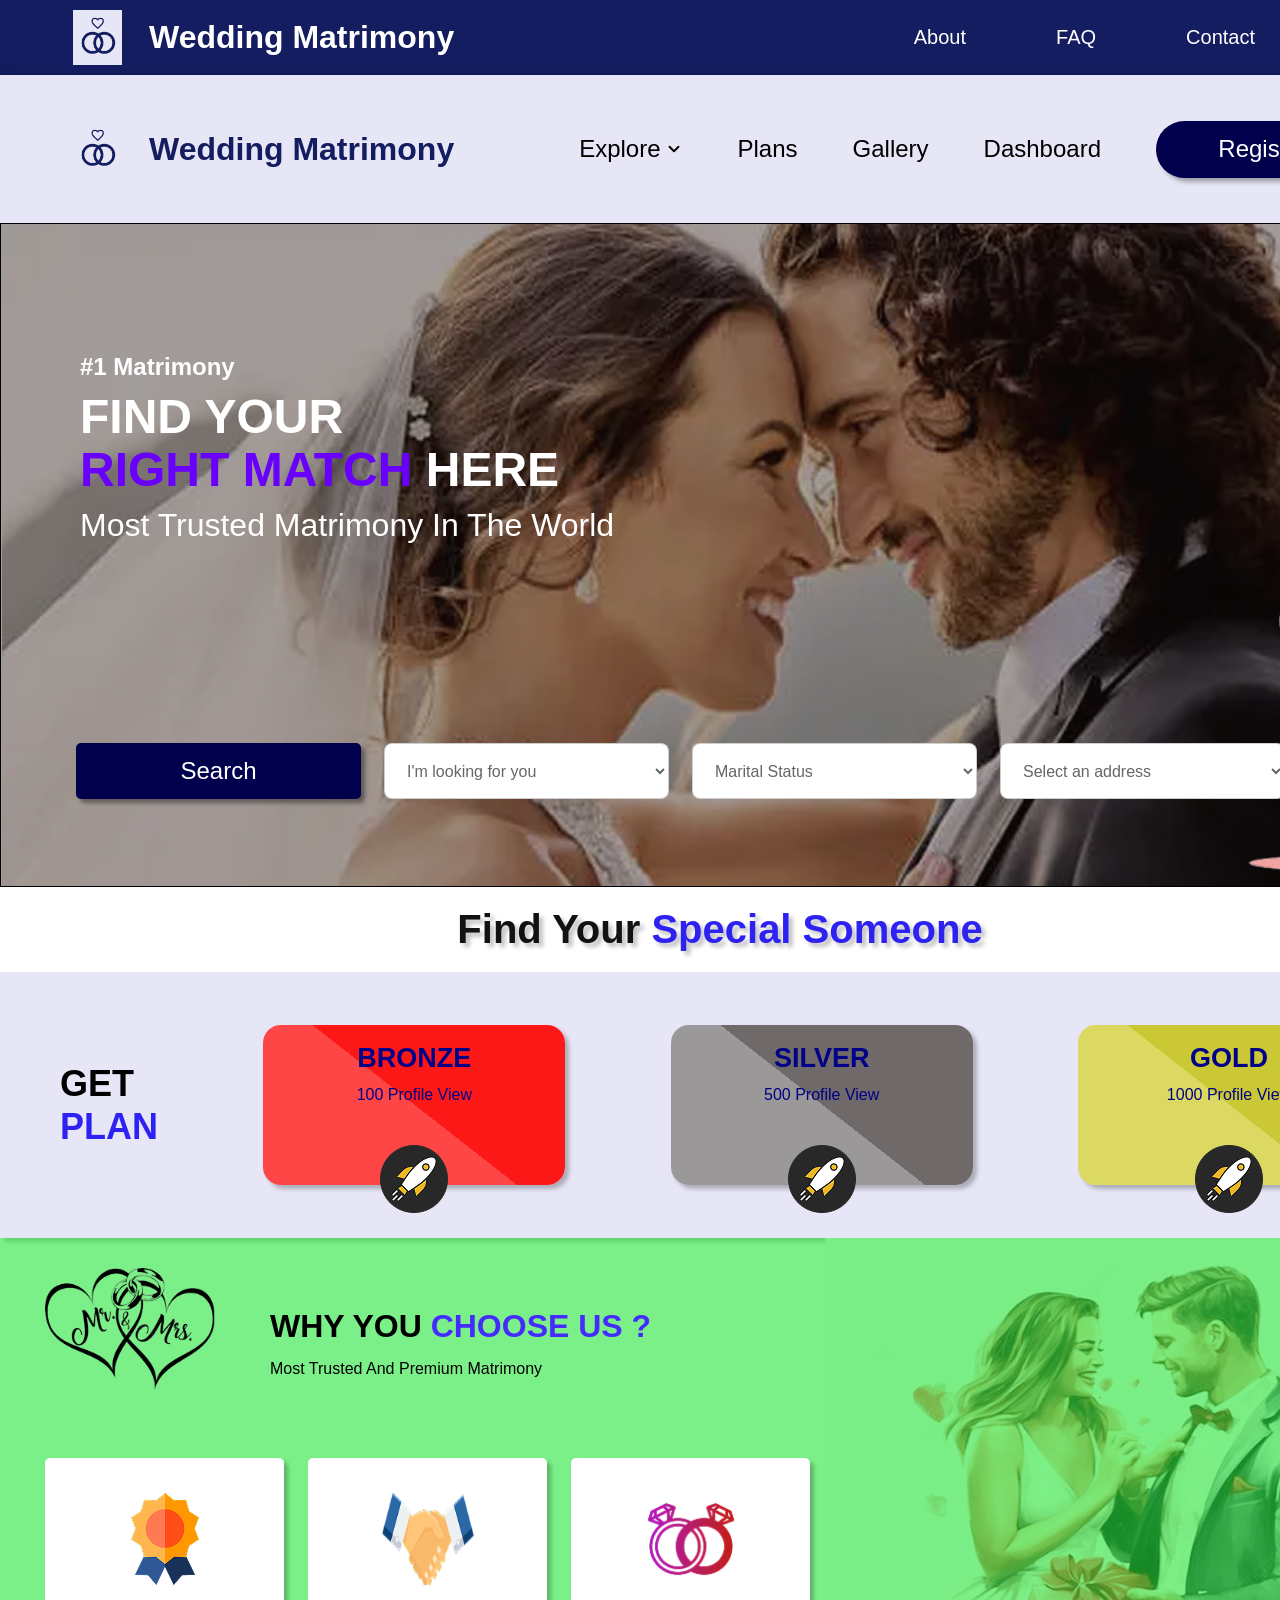
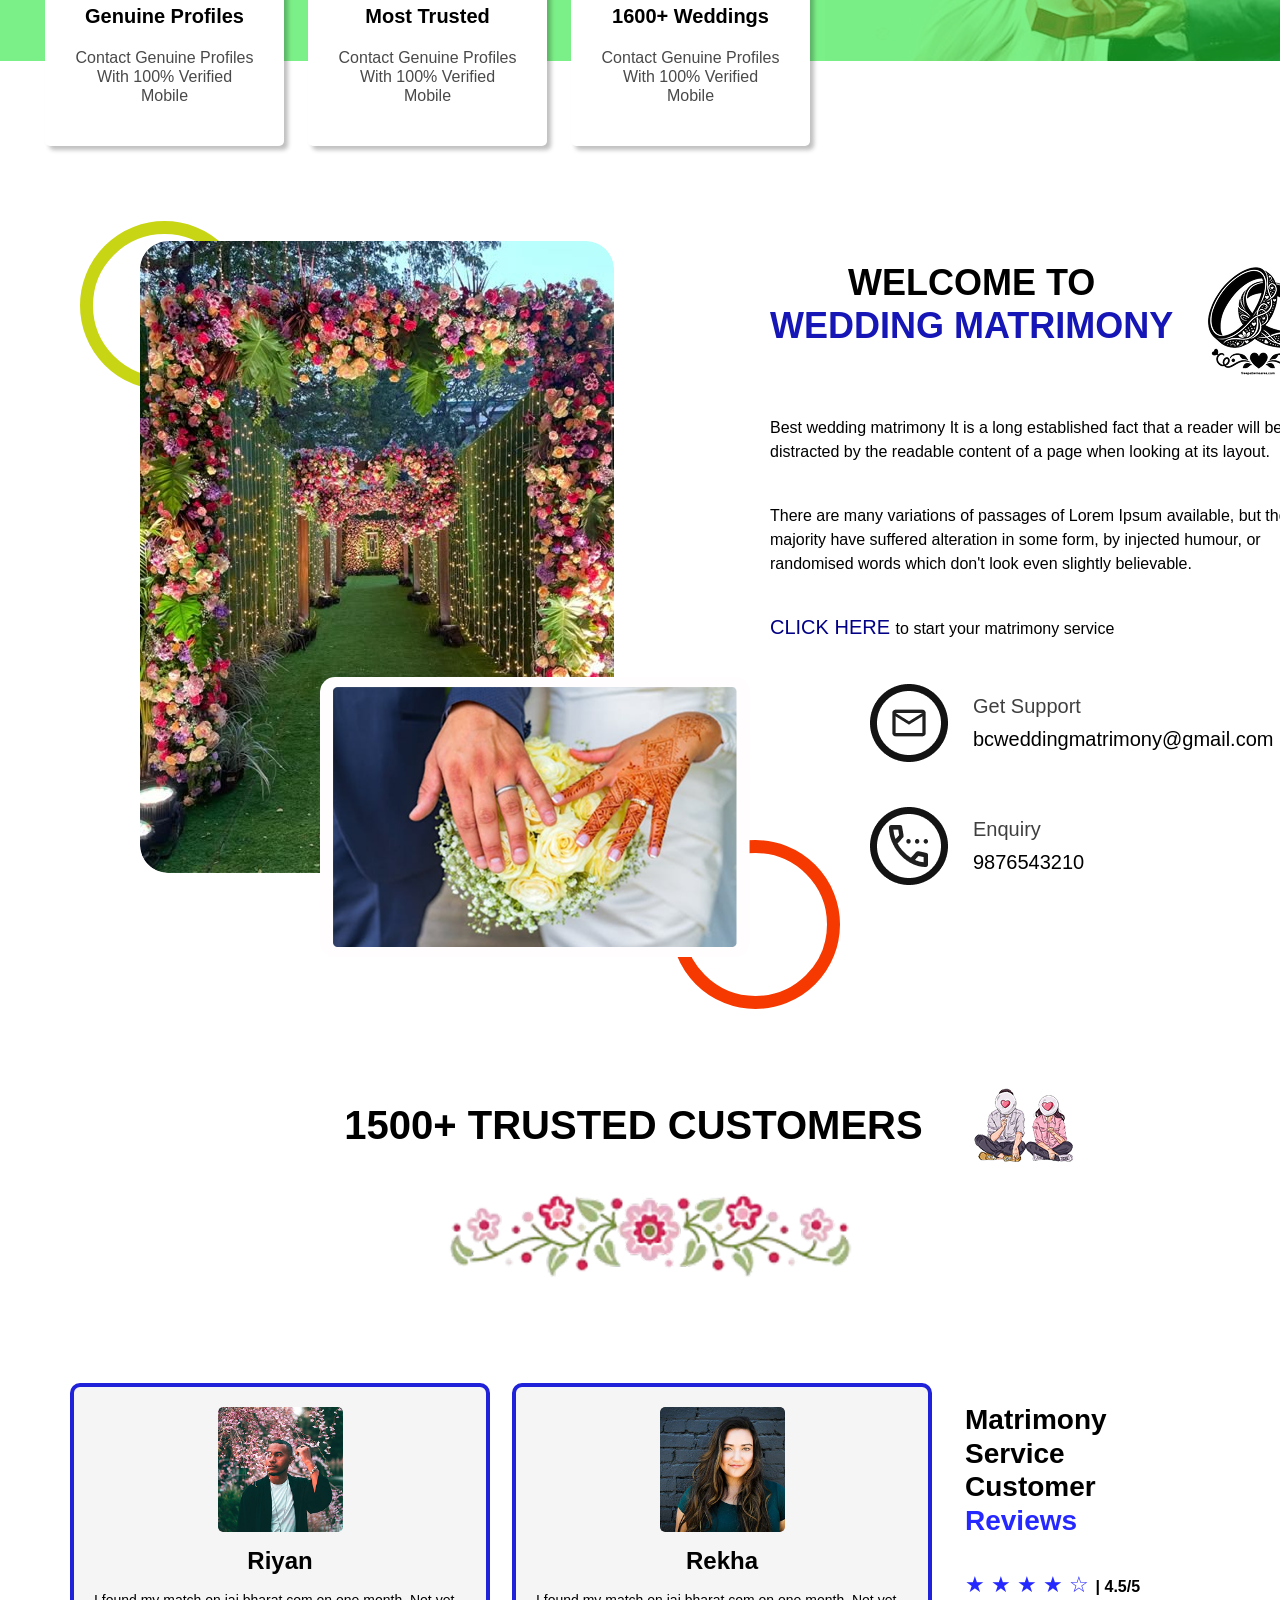
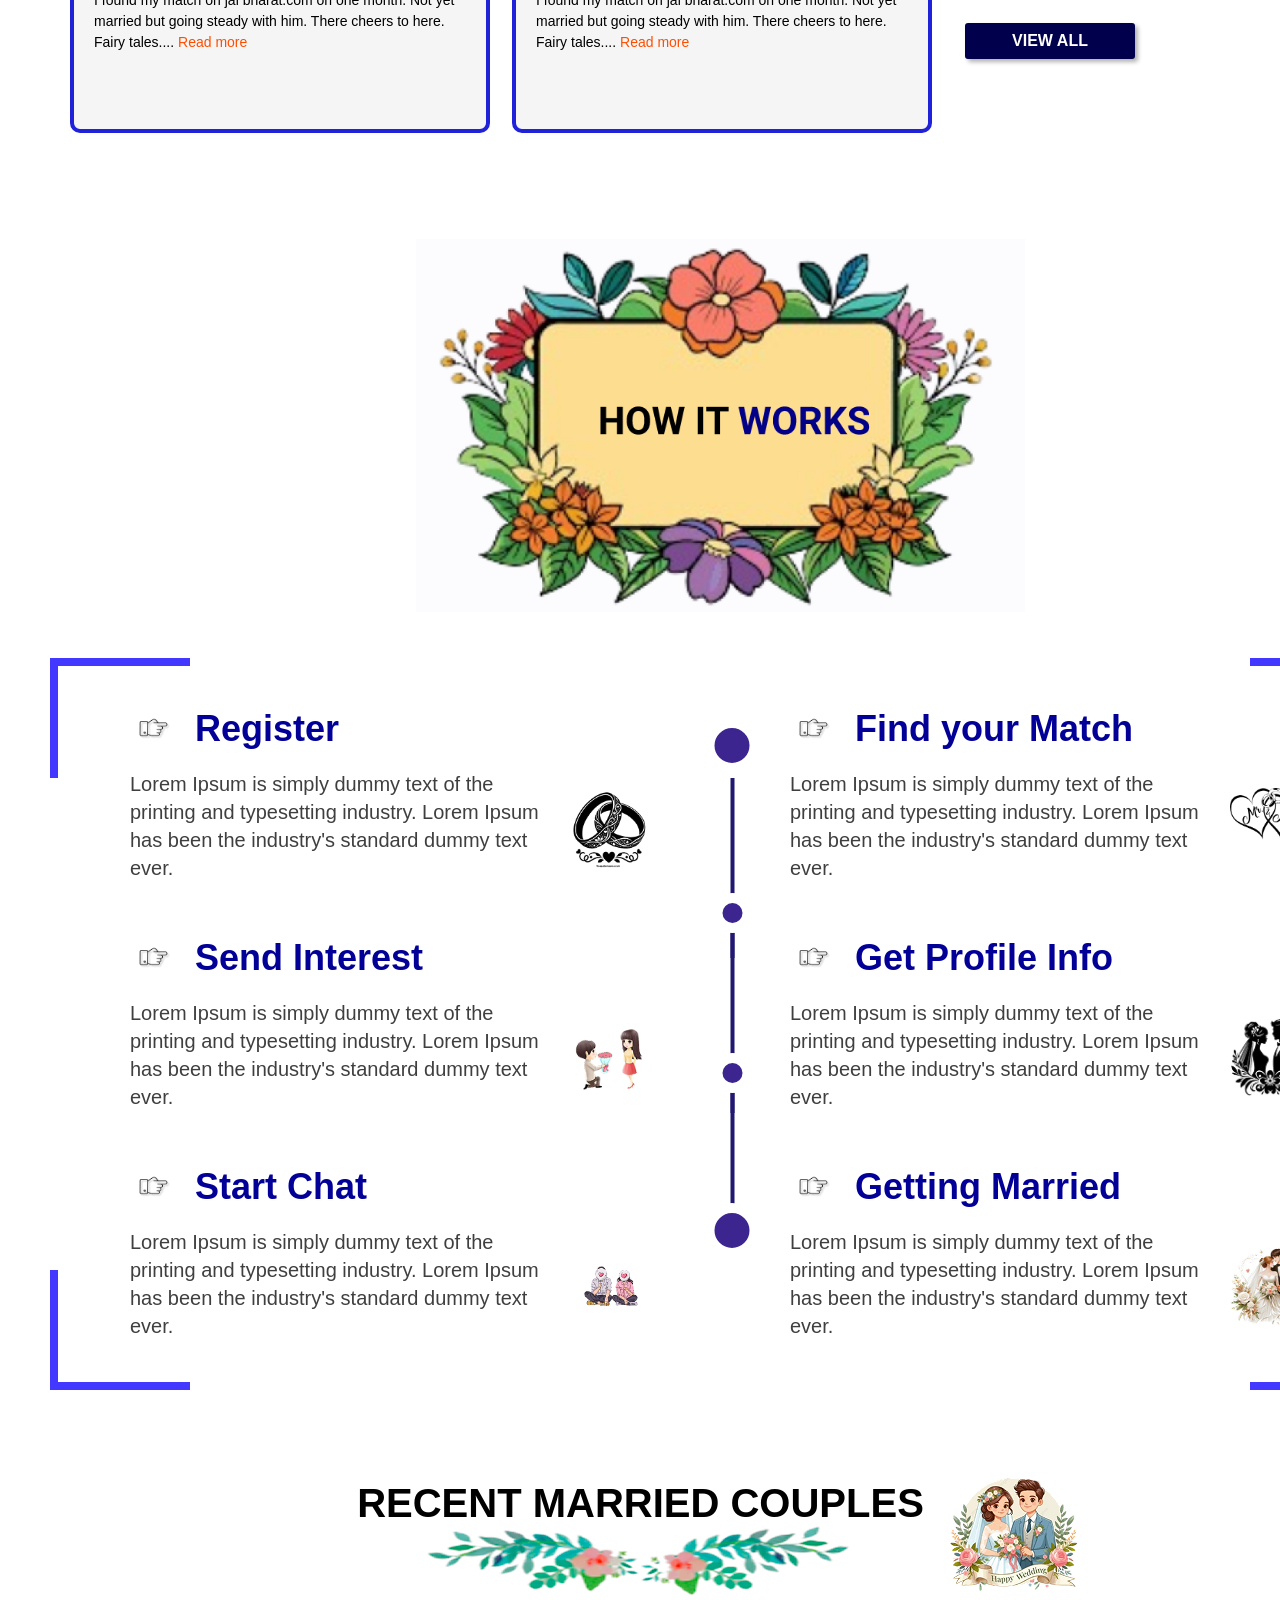
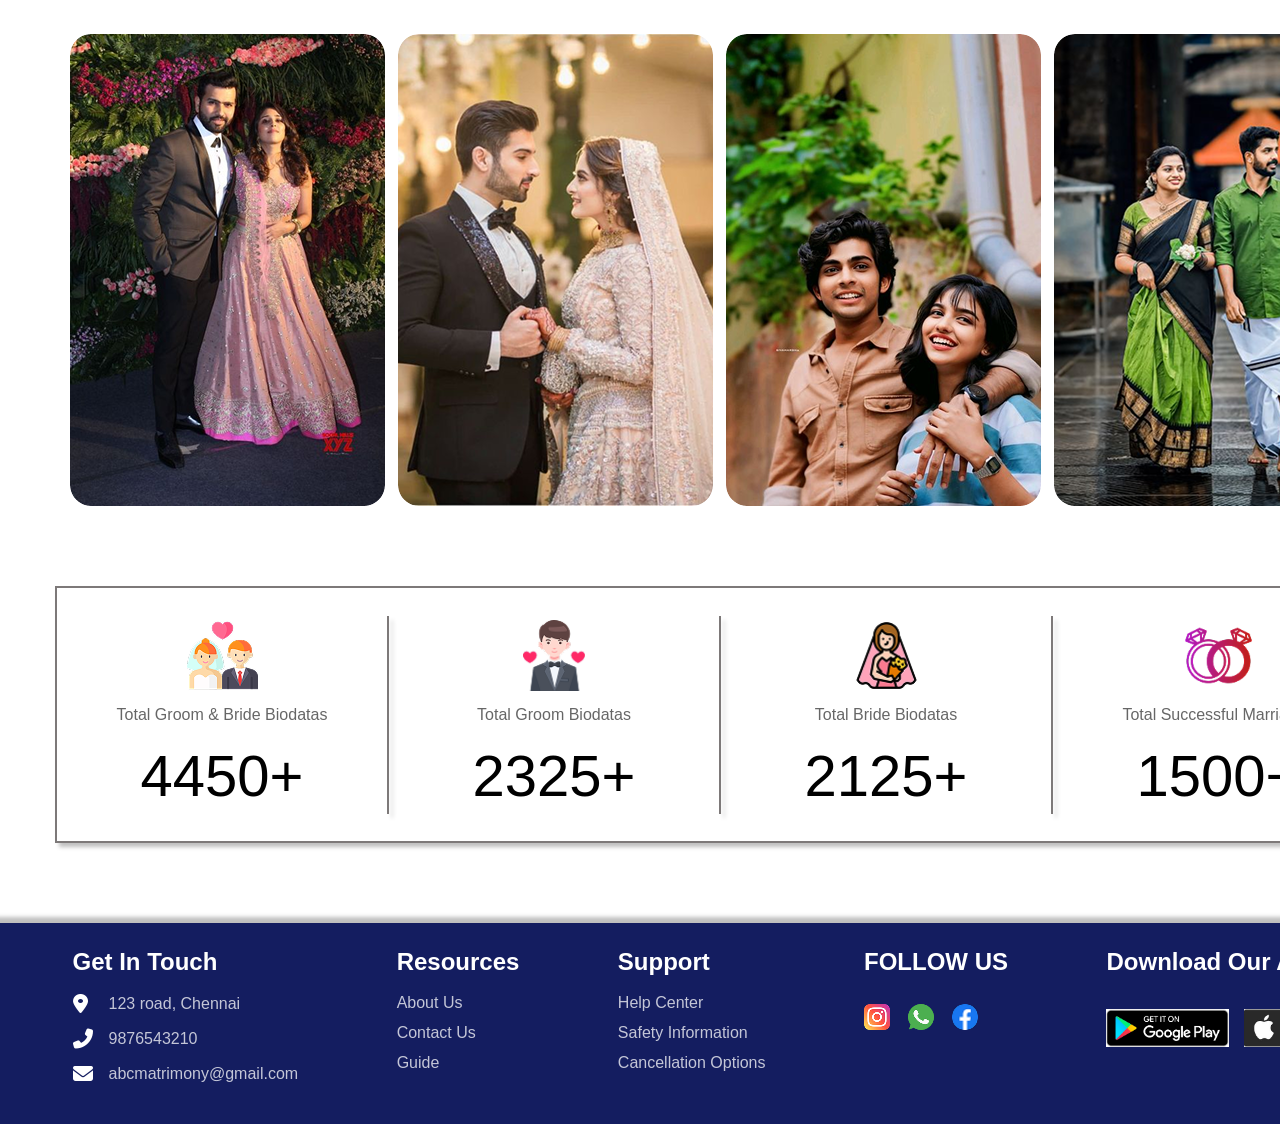
<file: index.html>
<!DOCTYPE html>
<html lang="en">
<head>
    <meta charset="UTF-8">
    <meta name="viewport" content="width=device-width, initial-scale=1.0">
    <title>Wedding Matrimony</title>
    <link rel="stylesheet" href="index.css">
    <link rel="stylesheet" href="https://cdnjs.cloudflare.com/ajax/libs/font-awesome/6.5.1/css/all.min.css">
</head>
<body>

<div class="container">

    <!-- Top Navbar -->
    <header class="navbar">

        <div class="logo-section">
            <img src="images/logo.png" alt="Logo" class="logo">
            <h1>Wedding Matrimony</h1>
        </div>

        <div class="right-section">

            <nav class="nav-links">
                <a href="index.html">About</a>
                <a href="#" class="menu-item" onclick="toggleFaq()">FAQ</a>
                <a href="#" onclick="toggleContact()">Contact</a>
            </nav>

            <div class="profile-icon" onclick="openProfile()">
                <svg viewBox="0 0 24 24" fill="none">
                    <circle cx="12" cy="12" r="11" stroke="white" stroke-width="1.5"/>
                    <circle cx="12" cy="8" r="3" fill="white"/>
                    <path d="M6 19C7.5 16.5 10 15.5 12 15.5C14 15.5 16.5 16.5 18 19"
                        stroke="white"
                        stroke-width="1.5"
                        stroke-linecap="round"/>
                </svg>
            </div>

        </div>

    </header>

    <!-- Second Navigation -->
    <section class="sub-navbar">

        <div class="sub-logo-section">
            <img src="images/logo.png" alt="Logo" class="sub-logo">
            <h2>Wedding Matrimony</h2>
        </div>

        <div class="sub-menu">

<!-- Explore Menu -->
<div class="menu-item dropdown" onclick="toggleExplore()">
    <span>Explore</span>

    <svg class="dropdown-arrow" width="18" height="18" viewBox="0 0 24 24">
        <path d="M6 9L12 15L18 9"
            fill="none"
            stroke="#000"
            stroke-width="2.5"
            stroke-linecap="round"
            stroke-linejoin="round"/>
    </svg>
</div>


<!-- Explore Popup -->
<div id="exploreSection" class="explore-popup">

    <div class="explore-header">
        <h2>Explore Category</h2>

        <button class="close-btn" onclick="toggleExplore()">
            ✕
        </button>
    </div>

    <div class="explore-cards">

        <!-- Card 1 -->
        <div class="explore-card">
            <img src="images/explore1.png" alt="">
            <h3>Browse Profiles</h3>
            <p>1200+ verified profiles</p>
            <button>More Details</button>
        </div>

        <!-- Card 2 -->
        <div class="explore-card">
            <img src="images/explore2.png" alt="">
            <h3>Wedding Page</h3>
            <p>Make Reservation</p>
            <button>More Details</button>
        </div>

        <!-- Card 3 -->
        <div class="explore-card">
            <img src="images/explore3.png" alt="">
            <h3>All Services</h3>
            <p>Catering, Stage Decor Etc..</p>
            <button>More Details</button>
        </div>

        <!-- Card 4 -->
        <div class="explore-card">
            <img src="images/explore4.png" alt="">
            <h3>Join Us</h3>
            <p>Join Us For More</p>
            <button>More Details</button>
        </div>

    </div>

</div>

<div id="faqPopup" class="faq-popup">

    <button class="faq-close" onclick="toggleFaq()">✕</button>

    <h2 class="faq-title">
        Frequently asked questions
    </h2>

    <div class="faq-box">

        <div class="faq-item">
            <span>How Matrimony Works ?</span>
            <button class="faq-toggle">+</button>
        </div>

        <div class="faq-item">
            <span>Printing and typesetting industry?</span>
            <button class="faq-toggle">+</button>
        </div>

        <div class="faq-item">
            <span>Why do we use it?</span>
            <button class="faq-toggle">+</button>
        </div>

        <div class="faq-item">
            <span>There are many variations of passages?</span>
            <button class="faq-toggle">+</button>
        </div>

        <div class="faq-item">
            <span>Where can I get some?</span>
            <button class="faq-toggle">+</button>
        </div>

    </div>

</div>

<div id="contactPopup" class="contact-popup">

    <button class="contact-close" onclick="toggleContact()">✕</button>

    <h2 class="contact-title">
        CONTACT TO US EASY AND FAST
    </h2>

    <div class="contact-container">

        <!-- Left Image -->
       <div class="contact-image">

            <img src="images/contact.png"
                class="flower-img"
                alt="Flower">

            <img src="images/contact1.png"
                class="couple-img-contact"
                alt="Couple">

        </div>

        <!-- Form -->
        <form class="contact-form">

            <div class="form-group">
                <label>Name</label>
                <input type="text">
            </div>

            <div class="form-group">
                <label>Mail-Id</label>
                <input type="email">
            </div>

            <div class="form-group">
                <label>Phone Number</label>
                <input type="tel">
            </div>

            <div class="form-group message-group">
                <label>Message</label>
                <textarea></textarea>
            </div>

            <button type="submit" class="contact-btn">
                Send Message
            </button>

        </form>

    </div>

</div>


            <a href="plans.html" class="menu-item">Plans</a>

            <a href="gallery.html" class="menu-item">Gallery</a>

            <a href="dashboard.html" class="menu-item">Dashboard</a>

            <button class="details-btn" onclick="openRegisterForm()">
                Register
            </button>

        </div>

    </section>

<section class="hero">

    <!-- Hero Background Image -->
    <img src="images/hero.png" alt="Wedding Couple" class="hero-bg" >

     

    <div class="hero-content">
        <p class="hero-small">#1 Matrimony</p>

        <h1 class="hero-title">FIND YOUR</h1>

        <h1 class="hero-title">
            <span>RIGHT MATCH</span> HERE
        </h1>

        <p class="hero-desc">
            Most Trusted Matrimony In The World
        </p>
    </div>

    <div class="search-section">
        <button class="search-btn">Search</button>

        <select>
            <option>I'm looking for you</option>
        </select>

        <select>
            <option>Marital Status</option>
        </select>

        <select>
            <option>Select an address</option>
        </select>
    </div>

    <img src="images/hero2.png" alt="Couple" class="couple-img">

    </section>

    <section class="plans-section">

    <h2 class="plans-heading">
        Find Your <span>Special Someone</span>
    </h2>

    <div class="plans-container">

        <div class="plan-title">
            GET <br>
            <span>PLAN</span>
        </div>

        <!-- Bronze -->
        <div class="plan-card bronze">
            <div class="plan-content">
                <h3>BRONZE</h3>
                <p>100 Profile View</p>
            </div>

            <img src="images/rocket.png" alt="Rocket">
        </div>

        <!-- Silver -->
        <div class="plan-card silver">
            <div class="plan-content">
                <h3>SILVER</h3>
                <p>500 Profile View</p>
            </div>

            <img src="images/rocket.png" alt="Rocket">
        </div>

        <!-- Gold -->
        <div class="plan-card gold">
            <div class="plan-content">
                <h3>GOLD</h3>
                <p>1000 Profile View</p>
            </div>

            <img src="images/rocket.png" alt="Rocket">
        </div>

    </div>

    </section>
<section class="why-choose-us">

    <!-- Background Image -->
    <img src="images/why-bg.png" class="why-bg" alt="Background">

    <!-- Green Overlay -->
    <div class="why-overlay"></div>

    <!-- Mr & Mrs Logo -->
    <img src="images/mr-mrs.png" class="mrmrs" alt="Logo">

    <!-- Heading -->
    <div class="heading-content">
        <h2>WHY YOU <span>CHOOSE US ?</span></h2>
        <p>Most Trusted And Premium Matrimony</p>
    </div>

    <!-- Cards -->
    <div class="feature-cards">

        <div class="feature-card">
            <img src="images/badge.png" alt="">
            <h3>Genuine Profiles</h3>
            <p>
                Contact Genuine Profiles
                With 100% Verified
                Mobile
            </p>
        </div>

        <div class="feature-card">
            <img src="images/handshake.png" alt="">
            <h3>Most Trusted</h3>
            <p>
                Contact Genuine Profiles
                With 100% Verified
                Mobile
            </p>
        </div>

        <div class="feature-card">
            <img src="images/rings.png" alt="">
            <h3>1600+ Weddings</h3>
            <p>
                Contact Genuine Profiles
                With 100% Verified
                Mobile
            </p>
        </div>

    </div>

</section>

<section class="welcome-section">

    <!-- Decorative Circles -->
    <div class="circle-green"></div>
    <div class="circle-orange"></div>

    <!-- Left Images -->
    <div class="welcome-images">
        <img src="images/wedding.png" class="main-image" alt="">
        <img src="images/wedding1.png" class="small-image" alt="">
    </div>

    <!-- Right Content -->
    <div class="welcome-content">

        <div class="heading-row">
            <h2>
                WELCOME TO <br>
                <span>WEDDING MATRIMONY</span>
            </h2>

            <img src="images/wedding2.png" class="welcome-logo" alt="">
        </div>

        <p class="welcome-text">
            Best wedding matrimony It is a long established fact that a reader
            will be distracted by the readable content of a page when looking
            at its layout.
        </p>

        <p class="welcome-text">
            There are many variations of passages of Lorem Ipsum available,
            but the majority have suffered alteration in some form, by injected
            humour, or randomised words which don't look even slightly believable.
        </p>

        <a href="#" class="click-link">
            CLICK HERE
            <span>to start your matrimony service</span>
        </a>

        <!-- Support -->
        <div class="contact-row">

            <div class="icon-circle">
                <img src="images/mail.png" alt="Support">
            </div>

            <div>
                <h4>Get Support</h4>
                <p>bcweddingmatrimony@gmail.com</p>
            </div>

        </div>

        <!-- Enquiry -->
        <div class="contact-row">

            <div class="icon-circle">
                <img src="images/call.png" alt="Phone">
            </div>

            <div>
                <h4>Enquiry</h4>
                <p>9876543210</p>
            </div>

        </div>

    </div>

</section>
<section class="trusted-customers">

    <div class="trusted-header">

        <h2 class="trusted-title">
            1500+ Trusted Customers
        </h2>

        <img src="images/wedding3.png"
             alt="Decoration"
             class="trusted-badge">

    </div>

    <img src="images/wedding4.png"
         alt="Trusted Customers"
         class="trusted-image">

</section>

<section class="reviews-section">

    <div class="reviews-wrapper">

        <div class="reviews-container">

            <div class="review-card">
                <img src="images/person1.png" alt="Riyan">

                <h3>Riyan</h3>

                <p>
                    I found my match on jai bharat.com on one month.
                    Not yet married but going steady with him.
                    There cheers to here. Fairy tales....
                    <span>Read more</span>
                </p>
            </div>

            <div class="review-card">
                <img src="images/person2.png" alt="Rekha">

                <h3>Rekha</h3>

                <p>
                    I found my match on jai bharat.com on one month.
                    Not yet married but going steady with him.
                    There cheers to here. Fairy tales....
                    <span>Read more</span>
                </p>
            </div>

            <div class="review-card">
                <img src="images/person1.png" alt="Riyan">

                <h3>Riyan</h3>

                <p>
                    I found my match on jai bharat.com on one month.
                    Not yet married but going steady with him.
                    There cheers to here. Fairy tales....
                    <span>Read more</span>
                </p>
            </div>

            <div class="review-card">
                <img src="images/person2.png" alt="Rekha">

                <h3>Rekha</h3>

                <p>
                    I found my match on jai bharat.com on one month.
                    Not yet married but going steady with him.
                    There cheers to here. Fairy tales....
                    <span>Read more</span>
                </p>
            </div>

        </div>

        <div class="review-summary">

            <h2>
                Matrimony<br>
                Service<br>
                Customer<br>
                <span>Reviews</span>
            </h2>

            <div class="rating">
                ★ ★ ★ ★ ☆
                <span>| 4.5/5</span>
            </div>

            <button class="view-btn">
                VIEW ALL
            </button>

        </div>

    </div>

</section>

<section class="how-it-works">

    <div class="how-image-box">
        <img src="images/how.png" alt="How It Works" class="how-image">
    </div>
</section>

<section class="how-steps">

    <div class="corner top-left"></div>
    <div class="corner top-right"></div>
    <div class="corner bottom-left"></div>
    <div class="corner bottom-right"></div>

  <div class="timeline">

    <div class="timeline-dot top-dot"></div>

    <div class="timeline-line line1"></div>

    <div class="timeline-dot middle-dot dot1"></div>

    <div class="timeline-line line2"></div>

    <div class="timeline-dot middle-dot dot2"></div>

    <div class="timeline-line line3"></div>

    <div class="timeline-dot bottom-dot"></div>

</div>
    <div class="steps-grid">

        <div class="step left">
            <div class="step-title">
                <img src="images/pointing.png">
                <h3>Register</h3>
            </div>
            <p>
                Lorem Ipsum is simply dummy text of the printing and
                typesetting industry. Lorem Ipsum has been the industry's
                standard dummy text ever.
            </p>
            <img src="images/wedding2.png" class="step-icon">
        </div>

        <div class="step right">
            <div class="step-title">
                <img src="images/pointing.png">
                <h3>Find your Match</h3>
            </div>
            <p>
                Lorem Ipsum is simply dummy text of the printing and
                typesetting industry. Lorem Ipsum has been the industry's
                standard dummy text ever.
            </p>
            <img src="images/mr-mrs.png" class="step-icon">
        </div>

        <div class="step left">
            <div class="step-title">
                <img src="images/pointing.png">
                <h3>Send Interest</h3>
            </div>
            <p>
                Lorem Ipsum is simply dummy text of the printing and
                typesetting industry. Lorem Ipsum has been the industry's
                standard dummy text ever.
            </p>
            <img src="images/wedding5.png" class="step-icon">
        </div>

        <div class="step right">
            <div class="step-title">
                <img src="images/pointing.png">
                <h3>Get Profile Info</h3>
            </div>
            <p>
                Lorem Ipsum is simply dummy text of the printing and
                typesetting industry. Lorem Ipsum has been the industry's
                standard dummy text ever.
            </p>
            <img src="images/wedding6.png" class="step-icon">
        </div>

        <div class="step left">
            <div class="step-title">
                <img src="images/pointing.png">
                <h3>Start Chat</h3>
            </div>
            <p>
               Lorem Ipsum is simply dummy text of the printing and
                typesetting industry. Lorem Ipsum has been the industry's
                standard dummy text ever.
            </p>
            <img src="images/wedding3.png" class="step-icon">
        </div>

        <div class="step right">
            <div class="step-title">
                <img src="images/pointing.png">
                <h3>Getting Married</h3>
            </div>
            <p>
                Lorem Ipsum is simply dummy text of the printing and
                typesetting industry. Lorem Ipsum has been the industry's
                standard dummy text ever.
            </p>
            <img src="images/wedding7.png" class="step-icon">
        </div>

    </div>

</section>

<section class="recent-couples-title-section">

    <div class="recent-title-wrapper">

        <div class="recent-text">
            <h2>RECENT MARRIED COUPLES</h2>

            <img src="images/wedding8.png"
                 alt="Underline"
                 class="recent-underline">
        </div>

        <img src="images/recent.png"
             alt="Decoration"
             class="recent-flower">

    </div>

</section>

<section class="recent-gallery">

    <div class="gallery-scroll" id="gallery">

        <img src="images/couple1.png" alt="">
        <img src="images/couple2.png" alt="">
        <img src="images/couple3.png" alt="">
        <img src="images/couple4.png" alt="">
        <img src="images/couple5.png" alt="">
        <img src="images/couple6.png" alt="">
        <img src="images/couple7.jpg" alt="">

    </div>

</section>

<section class="stats-container">

    <div class="stat-item">
        <img src="images/couple-icon.png" alt="">
        <p>Total Groom & Bride Biodatas</p>
        <h2>4450+</h2>
    </div>

    <div class="divider"></div>

    <div class="stat-item">
        <img src="images/groom-icon.png" alt="">
        <p>Total Groom Biodatas</p>
        <h2>2325+</h2>
    </div>

    <div class="divider"></div>

    <div class="stat-item">
        <img src="images/bride-icon.png" alt="">
        <p>Total Bride Biodatas</p>
        <h2>2125+</h2>
    </div>

    <div class="divider"></div>

    <div class="stat-item">
        <img src="images/rings.png" alt="">
        <p>Total Successful Marriages</p>
        <h2>1500+</h2>
    </div>

</section>

<footer class="footer">

    <div class="footer-container">

        <!-- Contact -->

        <div class="footer-col">
            <h3>Get In Touch</h3>

            <div class="contact-info">

                <p>
                    <i class="fas fa-map-marker-alt"></i>
                    123 road, Chennai
                </p>

                <p>
                    <i class="fas fa-phone-alt"></i>
                    9876543210
                </p>

                <p>
                    <i class="fas fa-envelope"></i>
                    abcmatrimony@gmail.com
                </p>

            </div>
        </div>

        <!-- Resources -->

        <div class="footer-col">
            <h3>Resources</h3>

            <a href="#">About Us</a>
            <a href="#">Contact Us</a>
            <a href="#">Guide</a>
        </div>

        <!-- Support -->

        <div class="footer-col">
            <h3>Support</h3>

            <a href="#">Help Center</a>
            <a href="#">Safety Information</a>
            <a href="#">Cancellation Options</a>
        </div>

        <!-- Social -->

        <div class="footer-col">
            <h3>FOLLOW US</h3>

            <div class="social-icons">
                <img src="images/insta.png" alt="">
                <img src="images/whatsapp.png" alt="">
                <img src="images/fb.png" alt="">
            </div>
        </div>

        <!-- App Download -->

        <div class="footer-col">
            <h3>Download Our APP</h3>

            <div class="app-buttons">
                <img src="images/playstore.png" alt="">
                <img src="images/app.jpg" alt="">
            </div>
        </div>

    </div>

</footer>


</div>
    <script>
    const slider = document.querySelector(".reviews-container");

    let isDown = false;
    let startX;
    let scrollLeft;

    slider.addEventListener("mousedown", (e) => {
        isDown = true;
        slider.classList.add("active");

        startX = e.pageX - slider.offsetLeft;
        scrollLeft = slider.scrollLeft;
    });

    slider.addEventListener("mouseleave", () => {
        isDown = false;
    });

    slider.addEventListener("mouseup", () => {
        isDown = false;
    });

    slider.addEventListener("mousemove", (e) => {
        if (!isDown) return;

        e.preventDefault();

        const x = e.pageX - slider.offsetLeft;
        const walk = (x - startX) * 2;

        slider.scrollLeft = scrollLeft - walk;
    });


    /*Gallery Scroll*/

    const gallerySlider = document.querySelector("#gallery");
    gallerySlider.addEventListener('mousedown', (e) => {
        isDown = true;
        gallerySlider.classList.add('active');

        startX = e.pageX - gallerySlider.offsetLeft;
        scrollLeft = gallerySlider.scrollLeft;
    });

    gallerySlider.addEventListener('mouseleave', () => {
        isDown = false;
        gallerySlider.classList.remove('active');
    });

    gallerySlider.addEventListener('mouseup', () => {
        isDown = false;
        gallerySlider.classList.remove('active');
    });

    gallerySlider.addEventListener('mousemove', (e) => {

        if (!isDown) return;

        e.preventDefault();

        const x = e.pageX - gallerySlider.offsetLeft;
        const walk = (x - startX) * 2;

        gallerySlider.scrollLeft = scrollLeft - walk;
    });

    /*Explore Popup*/

    function toggleExplore() {
        document
        .getElementById("exploreSection")
        .classList.toggle("active");
    }

    /*FAQ Popup*/
    function toggleFaq() {
        document
        .getElementById("faqPopup")
        .classList.toggle("active");
    }

    /*CONTACT Popup*/
    function toggleContact() {
        document
        .getElementById("contactPopup")
        .classList.toggle("active");
    }

    function openProfile() {
        window.location.href = "profile.html";
    }

    function openRegisterForm() {
        window.location.href = "register.html";
    }
    </script>
    </body>
    </html>
</file>
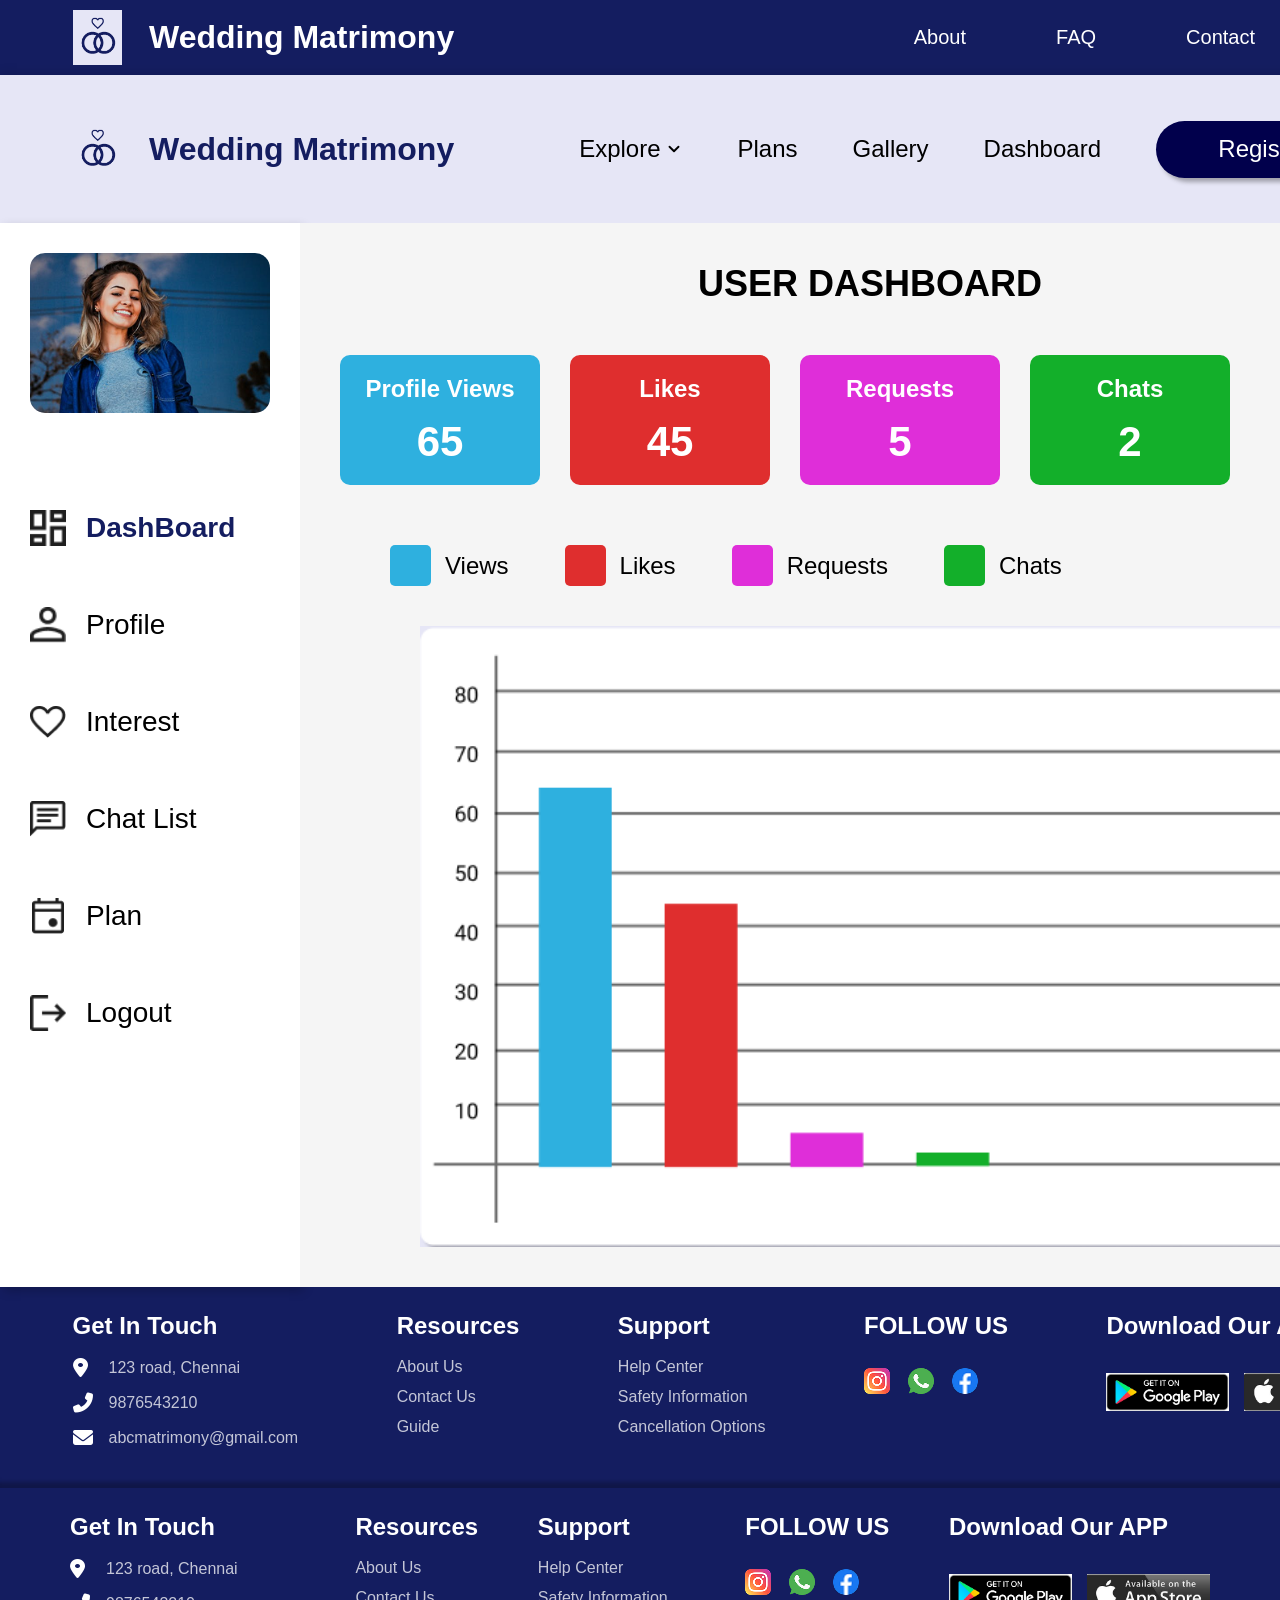
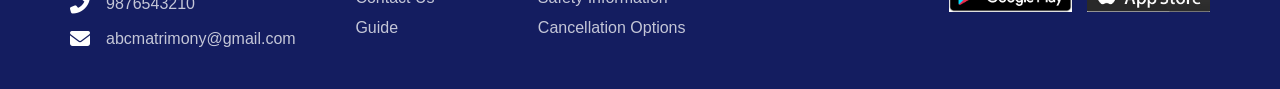
<file: dashboard.html>
<!DOCTYPE html>
<html lang="en">
<head>
    <meta charset="UTF-8">
    <meta name="viewport" content="width=device-width, initial-scale=1.0">
    <title>Wedding Matrimony</title>
    <link rel="stylesheet" href="index.css">
    <link rel="stylesheet" href="dashboard.css">
    <link rel="stylesheet" href="https://cdnjs.cloudflare.com/ajax/libs/font-awesome/6.5.1/css/all.min.css">
</head>
<body>

<div class="container">

    <!-- Top Navbar -->
    <header class="navbar">

        <div class="logo-section">
            <img src="images/logo.png" alt="Logo" class="logo">
            <h1>Wedding Matrimony</h1>
        </div>

        <div class="right-section">

            <nav class="nav-links">
                <a href="index.html">About</a>
                <a href="#" class="menu-item" onclick="toggleFaq()">FAQ</a>
                <a href="#" onclick="toggleContact()">Contact</a>
            </nav>

            <div class="profile-icon" onclick="openProfile()">
                <svg viewBox="0 0 24 24" fill="none">
                    <circle cx="12" cy="12" r="11" stroke="white" stroke-width="1.5"/>
                    <circle cx="12" cy="8" r="3" fill="white"/>
                    <path d="M6 19C7.5 16.5 10 15.5 12 15.5C14 15.5 16.5 16.5 18 19"
                        stroke="white"
                        stroke-width="1.5"
                        stroke-linecap="round"/>
                </svg>
            </div>

        </div>

    </header>

    <!-- Second Navigation -->
    <section class="sub-navbar">

        <div class="sub-logo-section">
            <img src="images/logo.png" alt="Logo" class="sub-logo">
            <h2>Wedding Matrimony</h2>
        </div>

        <div class="sub-menu">

<!-- Explore Menu -->
<div class="menu-item dropdown" onclick="toggleExplore()">
    <span>Explore</span>

    <svg class="dropdown-arrow" width="18" height="18" viewBox="0 0 24 24">
        <path d="M6 9L12 15L18 9"
            fill="none"
            stroke="#000"
            stroke-width="2.5"
            stroke-linecap="round"
            stroke-linejoin="round"/>
    </svg>
</div>


<!-- Explore Popup -->
<div id="exploreSection" class="explore-popup">

    <div class="explore-header">
        <h2>Explore Category</h2>

        <button class="close-btn" onclick="toggleExplore()">
            ✕
        </button>
    </div>

    <div class="explore-cards">

        <!-- Card 1 -->
        <div class="explore-card">
            <img src="images/explore1.png" alt="">
            <h3>Browse Profiles</h3>
            <p>1200+ verified profiles</p>
            <button>More Details</button>
        </div>

        <!-- Card 2 -->
        <div class="explore-card">
            <img src="images/explore2.png" alt="">
            <h3>Wedding Page</h3>
            <p>Make Reservation</p>
            <button>More Details</button>
        </div>

        <!-- Card 3 -->
        <div class="explore-card">
            <img src="images/explore3.png" alt="">
            <h3>All Services</h3>
            <p>Catering, Stage Decor Etc..</p>
            <button>More Details</button>
        </div>

        <!-- Card 4 -->
        <div class="explore-card">
            <img src="images/explore4.png" alt="">
            <h3>Join Us</h3>
            <p>Join Us For More</p>
            <button>More Details</button>
        </div>

    </div>

</div>

<div id="faqPopup" class="faq-popup">

    <button class="faq-close" onclick="toggleFaq()">✕</button>

    <h2 class="faq-title">
        Frequently asked questions
    </h2>

    <div class="faq-box">

        <div class="faq-item">
            <span>How Matrimony Works ?</span>
            <button class="faq-toggle">+</button>
        </div>

        <div class="faq-item">
            <span>Printing and typesetting industry?</span>
            <button class="faq-toggle">+</button>
        </div>

        <div class="faq-item">
            <span>Why do we use it?</span>
            <button class="faq-toggle">+</button>
        </div>

        <div class="faq-item">
            <span>There are many variations of passages?</span>
            <button class="faq-toggle">+</button>
        </div>

        <div class="faq-item">
            <span>Where can I get some?</span>
            <button class="faq-toggle">+</button>
        </div>

    </div>

</div>

<div id="contactPopup" class="contact-popup">

    <button class="contact-close" onclick="toggleContact()">✕</button>

    <h2 class="contact-title">
        CONTACT TO US EASY AND FAST
    </h2>

    <div class="contact-container">

        <!-- Left Image -->
       <div class="contact-image">

            <img src="images/contact.png"
                class="flower-img"
                alt="Flower">

            <img src="images/contact1.png"
                class="couple-img-contact"
                alt="Couple">

        </div>

        <!-- Form -->
        <form class="contact-form">

            <div class="form-group">
                <label>Name</label>
                <input type="text">
            </div>

            <div class="form-group">
                <label>Mail-Id</label>
                <input type="email">
            </div>

            <div class="form-group">
                <label>Phone Number</label>
                <input type="tel">
            </div>

            <div class="form-group message-group">
                <label>Message</label>
                <textarea></textarea>
            </div>

            <button type="submit" class="contact-btn">
                Send Message
            </button>

        </form>

    </div>

</div>


            <a href="plans.html" class="menu-item">Plans</a>

            <a href="gallery.html" class="menu-item">Gallery</a>

            <a href="dashboard.html" class="menu-item">Dashboard</a>

            <button class="details-btn" onclick="openRegisterForm()">
                Register
            </button>

        </div>

    </section>


<div class="dashboard-page">

    <!-- Sidebar -->
    <aside class="sidebar">

        <img src="images/person3.png" class="sidebar-profile">

        <ul class="sidebar-menu">

    <li class="active">
        <img src="images/dashboard.png" alt="">
        <span>DashBoard</span>
    </li>

    <li>
        <img src="images/profile.png" alt="">
        <span>Profile</span>
    </li>

    <li>
        <img src="images/interest.png" alt="">
        <span>Interest</span>
    </li>

    <li>
        <img src="images/chartlist.png" alt="">
        <span>Chat List</span>
    </li>

    <li>
        <img src="images/calendar.png" alt="">
        <span>Plan</span>
    </li>

    <li>
        <img src="images/logout.png" alt="">
        <span>Logout</span>
    </li>

</ul>

    </aside>

    <!-- Main Content -->
    <main class="dashboard-content">

        <h1>USER DASHBOARD</h1>

        <div class="stats">

            <div class="card views">
                <h3>Profile Views</h3>
                <span>65</span>
            </div>

            <div class="card likes">
                <h3>Likes</h3>
                <span>45</span>
            </div>

            <div class="card requests">
                <h3>Requests</h3>
                <span>5</span>
            </div>

            <div class="card chats">
                <h3>Chats</h3>
                <span>2</span>
            </div>

        </div>

        <div class="dashboard-legend">

    <div class="legend-item">
        <div class="legend-color views-color"></div>
        <span>Views</span>
    </div>

    <div class="legend-item">
        <div class="legend-color likes-color"></div>
        <span>Likes</span>
    </div>

    <div class="legend-item">
        <div class="legend-color requests-color"></div>
        <span>Requests</span>
    </div>

    <div class="legend-item">
        <div class="legend-color chats-color"></div>
        <span>Chats</span>
    </div>

</div>

        <div class="chart-box">

            <img src="images/graph.png"
                alt="Dashboard Graph"
                class="dashboard-graph">

        </div>

    </main>

</div>

<footer class="footer">

    <div class="footer-container">

        <!-- Contact -->

        <div class="footer-col">
            <h3>Get In Touch</h3>

            <div class="contact-info">

                <p>
                    <i class="fas fa-map-marker-alt"></i>
                    123 road, Chennai
                </p>

                <p>
                    <i class="fas fa-phone-alt"></i>
                    9876543210
                </p>

                <p>
                    <i class="fas fa-envelope"></i>
                    abcmatrimony@gmail.com
                </p>

            </div>
        </div>

        <!-- Resources -->

        <div class="footer-col">
            <h3>Resources</h3>

            <a href="#">About Us</a>
            <a href="#">Contact Us</a>
            <a href="#">Guide</a>
        </div>

        <!-- Support -->

        <div class="footer-col">
            <h3>Support</h3>

            <a href="#">Help Center</a>
            <a href="#">Safety Information</a>
            <a href="#">Cancellation Options</a>
        </div>

        <!-- Social -->

        <div class="footer-col">
            <h3>FOLLOW US</h3>

            <div class="social-icons">
                <img src="images/insta.png" alt="">
                <img src="images/whatsapp.png" alt="">
                <img src="images/fb.png" alt="">
            </div>
        </div>

        <!-- App Download -->

        <div class="footer-col">
            <h3>Download Our APP</h3>

            <div class="app-buttons">
                <img src="images/playstore.png" alt="">
                <img src="images/app.jpg" alt="">
            </div>
        </div>

    </div>

</footer>


</div>
<script>
    function toggleExplore() {
    document
    .getElementById("exploreSection")
    .classList.toggle("active");
}

/*FAQ Popup*/
function toggleFaq() {
    document
    .getElementById("faqPopup")
    .classList.toggle("active");
}

/*CONTACT Popup*/
function toggleContact() {
    document
    .getElementById("contactPopup")
    .classList.toggle("active");
}

function openProfile() {
    window.location.href = "profile.html";
}

function openRegisterForm() {
    window.location.href = "register.html";
}
</script>
</body>
</html>



<footer class="footer">

    <div class="footer-container">

        <!-- Contact -->

        <div class="footer-col">
            <h3>Get In Touch</h3>

            <div class="contact-info">

                <p>
                    <i class="fas fa-map-marker-alt"></i>
                    123 road, Chennai
                </p>

                <p>
                    <i class="fas fa-phone-alt"></i>
                    9876543210
                </p>

                <p>
                    <i class="fas fa-envelope"></i>
                    abcmatrimony@gmail.com
                </p>

            </div>
        </div>

        <!-- Resources -->

        <div class="footer-col">
            <h3>Resources</h3>

            <a href="#">About Us</a>
            <a href="#">Contact Us</a>
            <a href="#">Guide</a>
        </div>

        <!-- Support -->

        <div class="footer-col">
            <h3>Support</h3>

            <a href="#">Help Center</a>
            <a href="#">Safety Information</a>
            <a href="#">Cancellation Options</a>
        </div>

        <!-- Social -->

        <div class="footer-col">
            <h3>FOLLOW US</h3>

            <div class="social-icons">
                <img src="images/insta.png" alt="">
                <img src="images/whatsapp.png" alt="">
                <img src="images/fb.png" alt="">
            </div>
        </div>

        <!-- App Download -->

        <div class="footer-col">
            <h3>Download Our APP</h3>

            <div class="app-buttons">
                <img src="images/playstore.png" alt="">
                <img src="images/app.jpg" alt="">
            </div>
        </div>

    </div>

</footer>


</div>
<script>
    function toggleExplore() {
    document
    .getElementById("exploreSection")
    .classList.toggle("active");
}

/*FAQ Popup*/
function toggleFaq() {
    document
    .getElementById("faqPopup")
    .classList.toggle("active");
}

/*CONTACT Popup*/
function toggleContact() {
    document
    .getElementById("contactPopup")
    .classList.toggle("active");
}

function openProfile() {
    window.location.href = "profile.html";
}

function openRegisterForm() {
    window.location.href = "register.html";
}
</script>
</body>
</html>
</file>
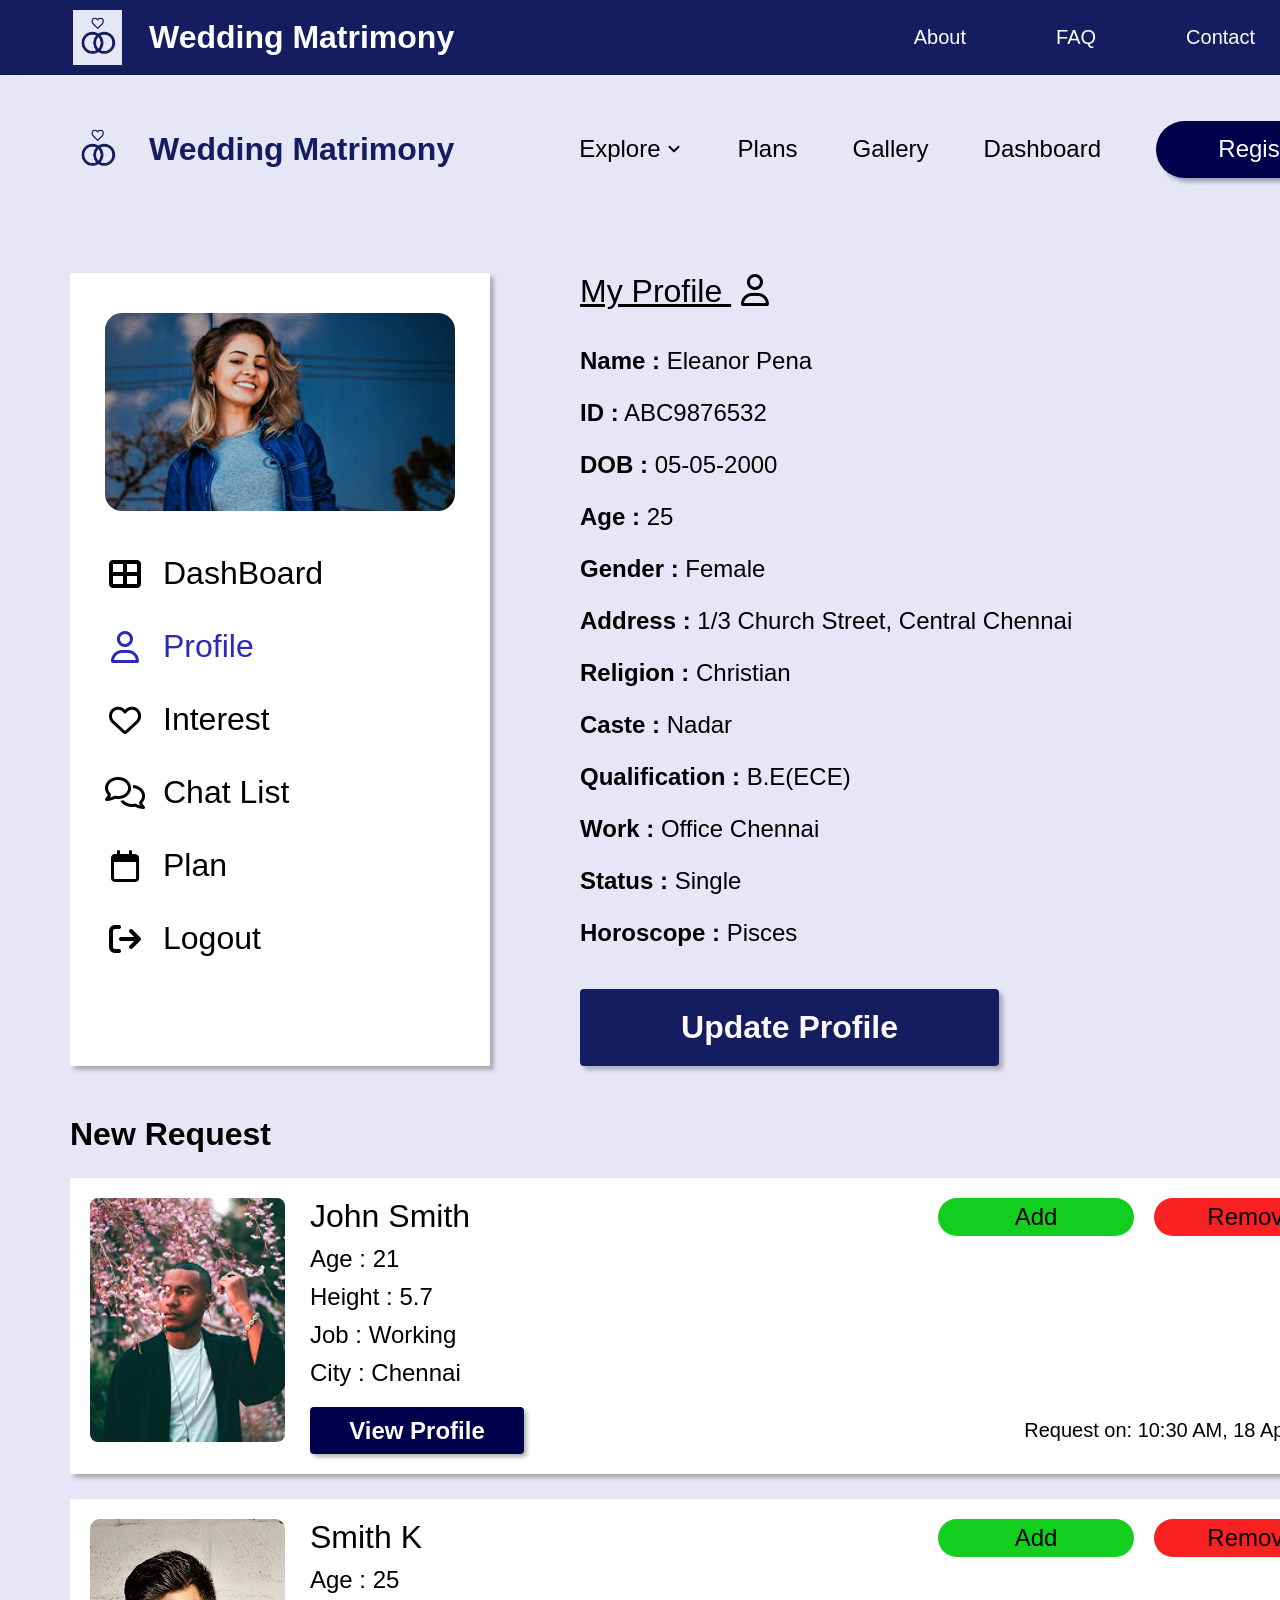
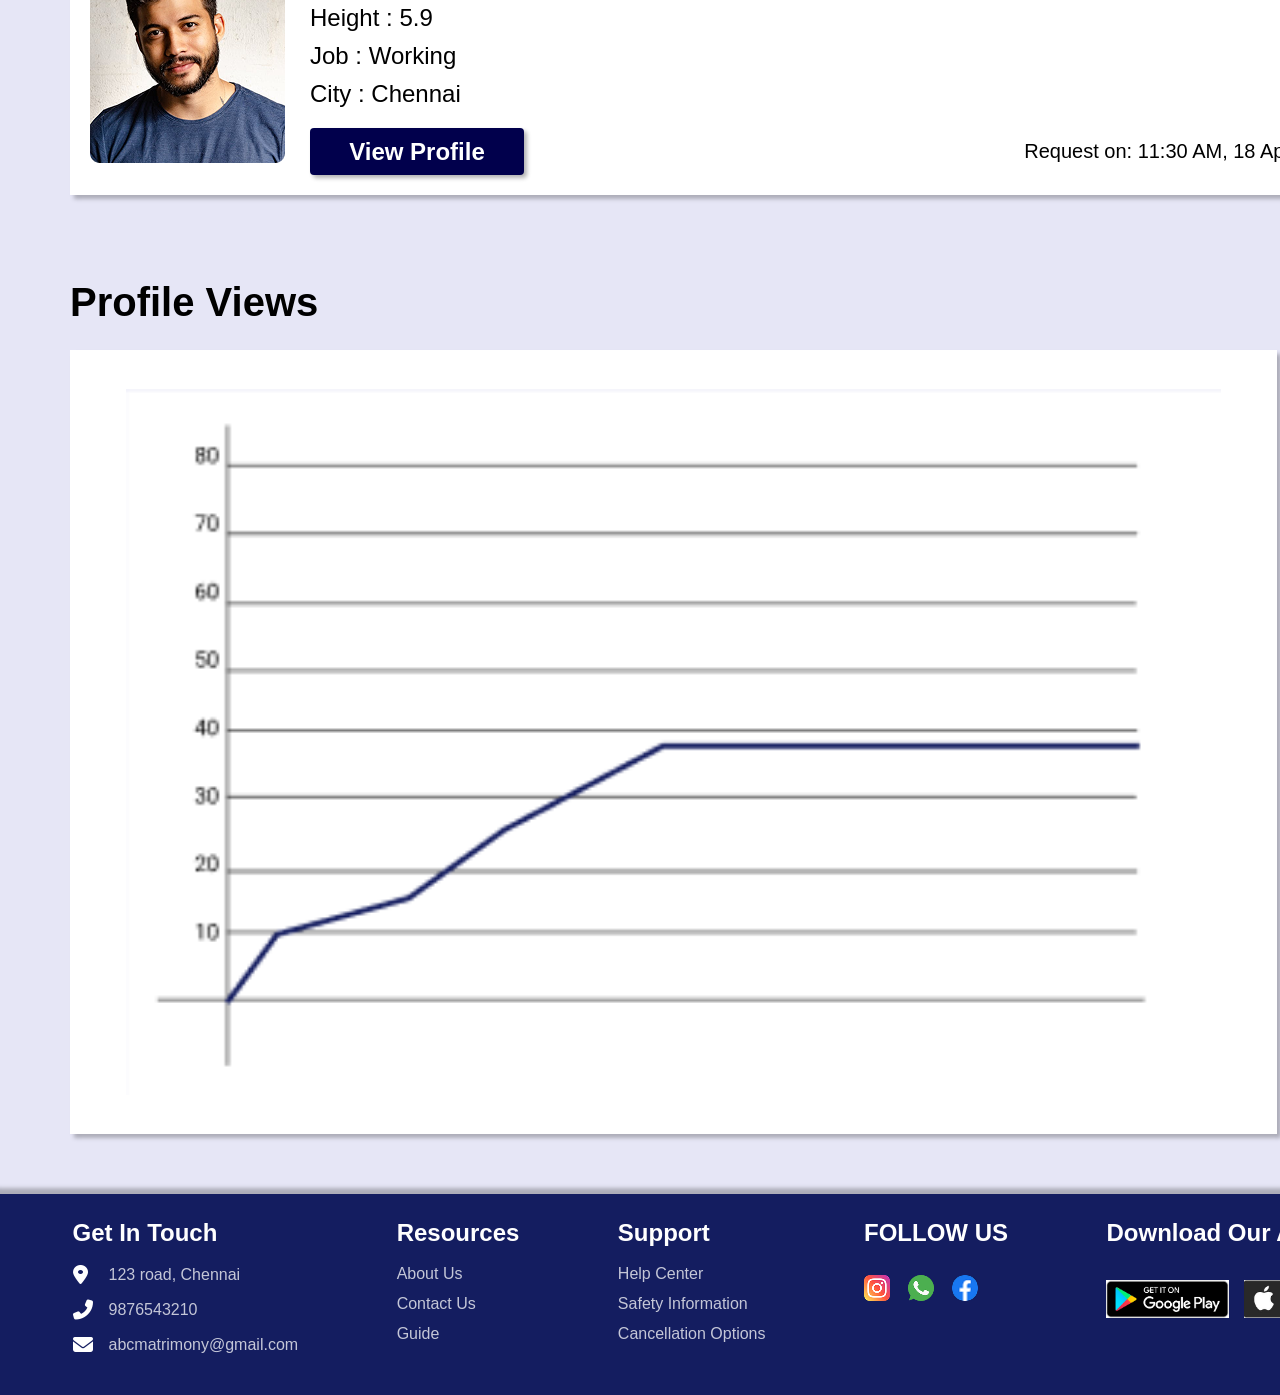
<file: profile.html>
<!DOCTYPE html>
<html lang="en">
<head>
    <meta charset="UTF-8">
    <meta name="viewport" content="width=device-width, initial-scale=1.0">
    <title>Wedding Matrimony</title>
    <link rel="stylesheet" href="index.css">
    <link rel="stylesheet" href="profile.css">
    <link rel="stylesheet" href="https://cdnjs.cloudflare.com/ajax/libs/font-awesome/6.5.1/css/all.min.css">
</head>
<body>

<div class="container">

    <!-- Top Navbar -->
    <header class="navbar">

        <div class="logo-section">
            <img src="images/logo.png" alt="Logo" class="logo">
            <h1>Wedding Matrimony</h1>
        </div>

        <div class="right-section">

            <nav class="nav-links">
                <a href="index.html">About</a>
                <a href="#" class="menu-item" onclick="toggleFaq()">FAQ</a>
                <a href="#" onclick="toggleContact()">Contact</a>
            </nav>

            <div class="profile-icon" onclick="openProfile()">
                <svg viewBox="0 0 24 24" fill="none">
                    <circle cx="12" cy="12" r="11" stroke="white" stroke-width="1.5"/>
                    <circle cx="12" cy="8" r="3" fill="white"/>
                    <path d="M6 19C7.5 16.5 10 15.5 12 15.5C14 15.5 16.5 16.5 18 19"
                        stroke="white"
                        stroke-width="1.5"
                        stroke-linecap="round"/>
                </svg>
            </div>

        </div>

    </header>

    <!-- Second Navigation -->
    <section class="sub-navbar">

        <div class="sub-logo-section">
            <img src="images/logo.png" alt="Logo" class="sub-logo">
            <h2>Wedding Matrimony</h2>
        </div>

        <div class="sub-menu">

<!-- Explore Menu -->
<div class="menu-item dropdown" onclick="toggleExplore()">
    <span>Explore</span>

    <svg class="dropdown-arrow" width="18" height="18" viewBox="0 0 24 24">
        <path d="M6 9L12 15L18 9"
            fill="none"
            stroke="#000"
            stroke-width="2.5"
            stroke-linecap="round"
            stroke-linejoin="round"/>
    </svg>
</div>


<!-- Explore Popup -->
<div id="exploreSection" class="explore-popup">

    <div class="explore-header">
        <h2>Explore Category</h2>

        <button class="close-btn" onclick="toggleExplore()">
            ✕
        </button>
    </div>

    <div class="explore-cards">

        <!-- Card 1 -->
        <div class="explore-card">
            <img src="images/explore1.png" alt="">
            <h3>Browse Profiles</h3>
            <p>1200+ verified profiles</p>
            <button>More Details</button>
        </div>

        <!-- Card 2 -->
        <div class="explore-card">
            <img src="images/explore2.png" alt="">
            <h3>Wedding Page</h3>
            <p>Make Reservation</p>
            <button>More Details</button>
        </div>

        <!-- Card 3 -->
        <div class="explore-card">
            <img src="images/explore3.png" alt="">
            <h3>All Services</h3>
            <p>Catering, Stage Decor Etc..</p>
            <button>More Details</button>
        </div>

        <!-- Card 4 -->
        <div class="explore-card">
            <img src="images/explore4.png" alt="">
            <h3>Join Us</h3>
            <p>Join Us For More</p>
            <button>More Details</button>
        </div>

    </div>

</div>

<div id="faqPopup" class="faq-popup">

    <button class="faq-close" onclick="toggleFaq()">✕</button>

    <h2 class="faq-title">
        Frequently asked questions
    </h2>

    <div class="faq-box">

        <div class="faq-item">
            <span>How Matrimony Works ?</span>
            <button class="faq-toggle">+</button>
        </div>

        <div class="faq-item">
            <span>Printing and typesetting industry?</span>
            <button class="faq-toggle">+</button>
        </div>

        <div class="faq-item">
            <span>Why do we use it?</span>
            <button class="faq-toggle">+</button>
        </div>

        <div class="faq-item">
            <span>There are many variations of passages?</span>
            <button class="faq-toggle">+</button>
        </div>

        <div class="faq-item">
            <span>Where can I get some?</span>
            <button class="faq-toggle">+</button>
        </div>

    </div>

</div>

<div id="contactPopup" class="contact-popup">

    <button class="contact-close" onclick="toggleContact()">✕</button>

    <h2 class="contact-title">
        CONTACT TO US EASY AND FAST
    </h2>

    <div class="contact-container">

        <!-- Left Image -->
       <div class="contact-image">

            <img src="images/contact.png"
                class="flower-img"
                alt="Flower">

            <img src="images/contact1.png"
                class="couple-img-contact"
                alt="Couple">

        </div>

        <!-- Form -->
        <form class="contact-form">

            <div class="form-group">
                <label>Name</label>
                <input type="text">
            </div>

            <div class="form-group">
                <label>Mail-Id</label>
                <input type="email">
            </div>

            <div class="form-group">
                <label>Phone Number</label>
                <input type="tel">
            </div>

            <div class="form-group message-group">
                <label>Message</label>
                <textarea></textarea>
            </div>

            <button type="submit" class="contact-btn">
                Send Message
            </button>

        </form>

    </div>

</div>


            <a href="plans.html" class="menu-item">Plans</a>

            <a href="gallery.html" class="menu-item">Gallery</a>

            <a href="dashboard.html" class="menu-item">Dashboard</a>

            <button class="details-btn" onclick="openRegisterForm()">
                Register
            </button>

        </div>

    </section>

<div class="profile-container">

    <!-- LEFT SIDEBAR -->

    <div class="sidebar">

        <img src="images/person3.png" alt="Profile" class="profile-image">

        <ul class="sidebar-menu">

            <li>
                <i class="fa-solid fa-table-cells-large"></i>
                <span>DashBoard</span>
            </li>

            <li class="active">
                <i class="fa-regular fa-user"></i>
                <span>Profile</span>
            </li>

            <li>
                <i class="fa-regular fa-heart"></i>
                <span>Interest</span>
            </li>

            <li>
                <i class="fa-regular fa-comments"></i>
                <span>Chat List</span>
            </li>

            <li>
                <i class="fa-regular fa-calendar"></i>
                <span>Plan</span>
            </li>

            <li>
                <i class="fa-solid fa-arrow-right-from-bracket"></i>
                <span>Logout</span>
            </li>

        </ul>

    </div>

    <!-- RIGHT PROFILE DETAILS -->

    <div class="profile-details">

        <h2>
            My Profile
            <i class="fa-regular fa-user"></i>
        </h2>

        <div class="profile-info">

            <p><strong>Name :</strong> Eleanor Pena</p>
            <p><strong>ID :</strong> ABC9876532</p>
            <p><strong>DOB :</strong> 05-05-2000</p>
            <p><strong>Age :</strong> 25</p>
            <p><strong>Gender :</strong> Female</p>
            <p><strong>Address :</strong> 1/3 Church Street, Central Chennai</p>
            <p><strong>Religion :</strong> Christian</p>
            <p><strong>Caste :</strong> Nadar</p>
            <p><strong>Qualification :</strong> B.E(ECE)</p>
            <p><strong>Work :</strong> Office Chennai</p>
            <p><strong>Status :</strong> Single</p>
            <p><strong>Horoscope :</strong> Pisces</p>

        </div>

        <button class="profile-btn">
            Update Profile
        </button>

    </div>

</div>

<!-- NEW REQUEST -->

<section class="request-section">

    <h2 class="request-title">New Request</h2>

    <!-- Request Card 1 -->
    <div class="request-card">

        <img src="images/person1.png" alt="Profile">

        <div class="request-info">

            <h3>John Smith</h3>

            <p>Age : 21</p>
            <p>Height : 5.7</p>
            <p>Job : Working</p>
            <p>City : Chennai</p>

            <button class="view-btn">
                View Profile
            </button>

        </div>

        <div class="request-actions">

            <div class="action-buttons">

                <button class="add-btn">
                    Add
                </button>

                <button class="remove-btn">
                    Remove
                </button>

            </div>

            <p class="request-time">
                Request on: 10:30 AM, 18 April 2025
            </p>

        </div>

    </div>

    <!-- Request Card 2 -->

    <div class="request-card">

        <img src="images/person4.png" alt="Profile">

        <div class="request-info">

            <h3>Smith K</h3>

            <p>Age : 25</p>
            <p>Height : 5.9</p>
            <p>Job : Working</p>
            <p>City : Chennai</p>

            <button class="view-btn">
                View Profile
            </button>

        </div>

        <div class="request-actions">

            <div class="action-buttons">

                <button class="add-btn">
                    Add
                </button>

                <button class="remove-btn">
                    Remove
                </button>

            </div>

            <p class="request-time">
                Request on: 11:30 AM, 18 April 2025
            </p>

        </div>

    </div>

</section>

<!-- PROFILE VIEWS -->

<section class="profile-views">

    <h2>Profile Views</h2>

    <div class="graph-container">

        <img src="images/chart.png" alt="Profile Views Graph">

    </div>

</section>


<footer class="footer">

    <div class="footer-container">

        <!-- Contact -->

        <div class="footer-col">
            <h3>Get In Touch</h3>

            <div class="contact-info">

                <p>
                    <i class="fas fa-map-marker-alt"></i>
                    123 road, Chennai
                </p>

                <p>
                    <i class="fas fa-phone-alt"></i>
                    9876543210
                </p>

                <p>
                    <i class="fas fa-envelope"></i>
                    abcmatrimony@gmail.com
                </p>

            </div>
        </div>

        <!-- Resources -->

        <div class="footer-col">
            <h3>Resources</h3>

            <a href="#">About Us</a>
            <a href="#">Contact Us</a>
            <a href="#">Guide</a>
        </div>

        <!-- Support -->

        <div class="footer-col">
            <h3>Support</h3>

            <a href="#">Help Center</a>
            <a href="#">Safety Information</a>
            <a href="#">Cancellation Options</a>
        </div>

        <!-- Social -->

        <div class="footer-col">
            <h3>FOLLOW US</h3>

            <div class="social-icons">
                <img src="images/insta.png" alt="">
                <img src="images/whatsapp.png" alt="">
                <img src="images/fb.png" alt="">
            </div>
        </div>

        <!-- App Download -->

        <div class="footer-col">
            <h3>Download Our APP</h3>

            <div class="app-buttons">
                <img src="images/playstore.png" alt="">
                <img src="images/app.jpg" alt="">
            </div>
        </div>

    </div>

</footer>


</div>
<script>
    function toggleExplore() {
    document
    .getElementById("exploreSection")
    .classList.toggle("active");
}

/*FAQ Popup*/
function toggleFaq() {
    document
    .getElementById("faqPopup")
    .classList.toggle("active");
}

/*CONTACT Popup*/
function toggleContact() {
    document
    .getElementById("contactPopup")
    .classList.toggle("active");
}

function openProfile() {
    window.location.href = "profile.html";
}

function openRegisterForm() {
    window.location.href = "register.html";
}

</script>
</body>
</html>
</file>
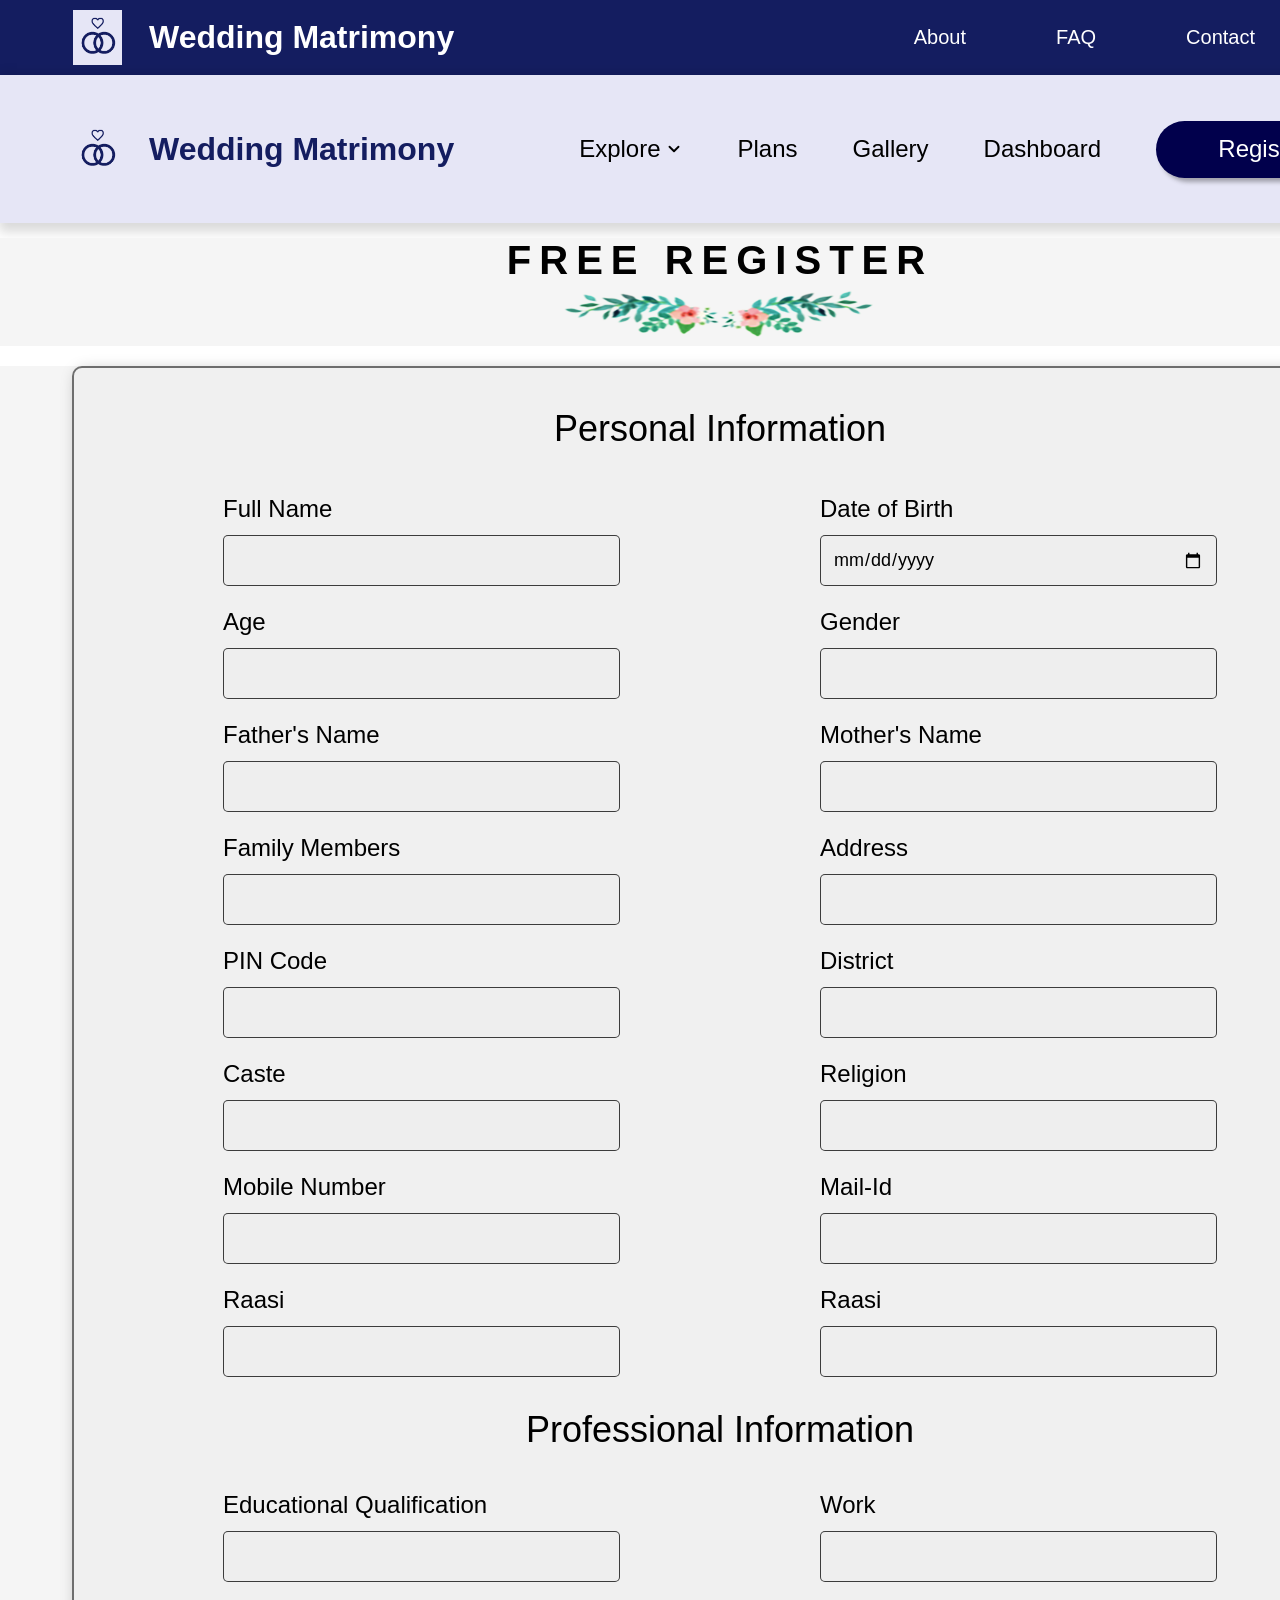
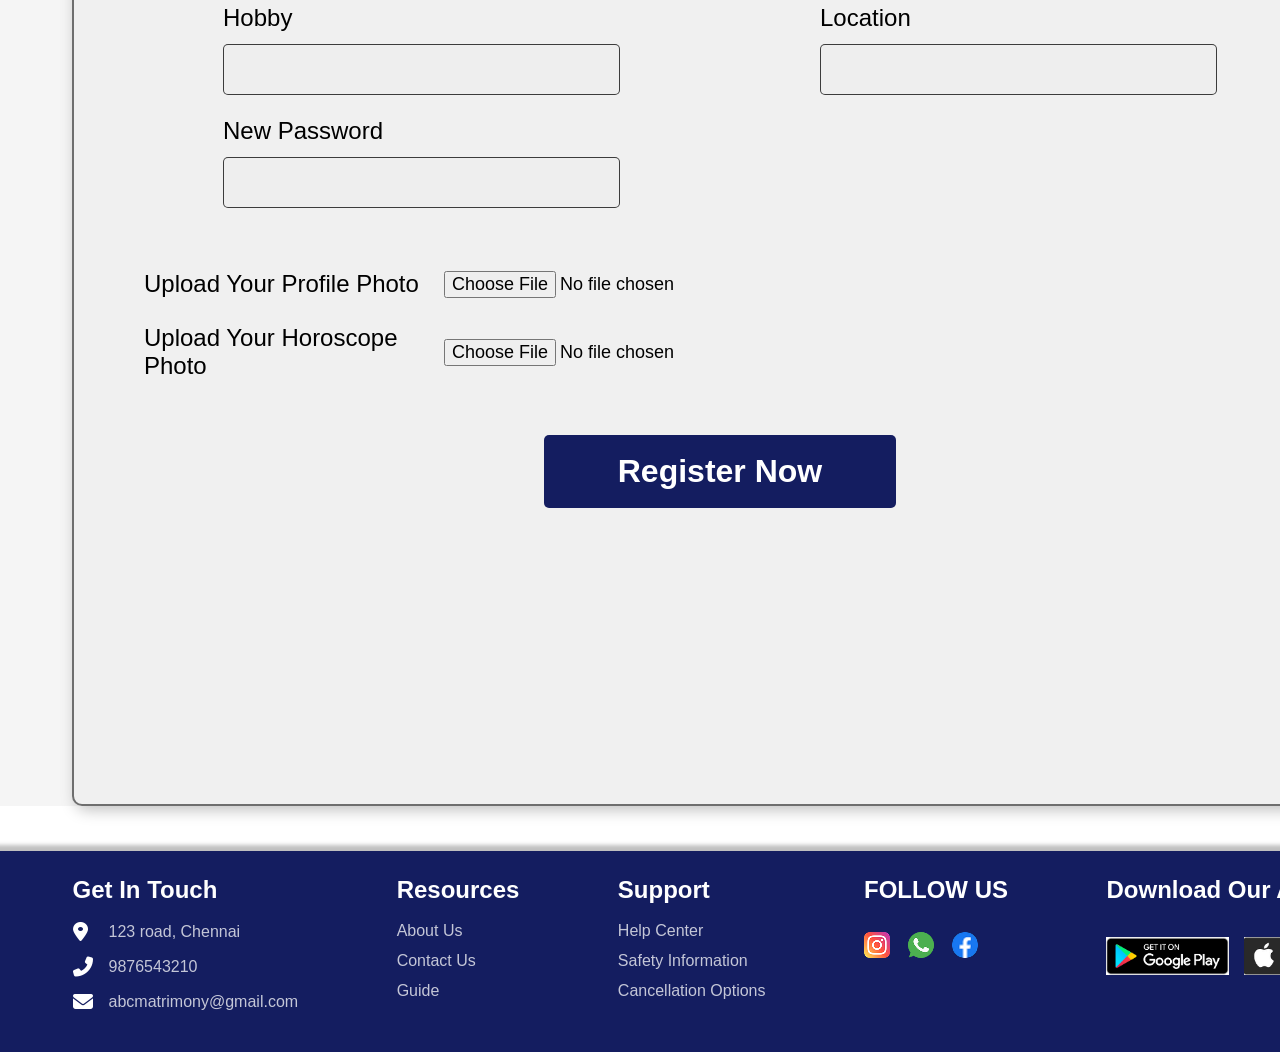
<file: register.html>
<!DOCTYPE html>
<html lang="en">
<head>
    <meta charset="UTF-8">
    <meta name="viewport" content="width=device-width, initial-scale=1.0">
    <title>Wedding Matrimony</title>
    <link rel="stylesheet" href="index.css">
    <link rel="stylesheet" href="register.css">
    <link rel="stylesheet" href="https://cdnjs.cloudflare.com/ajax/libs/font-awesome/6.5.1/css/all.min.css">
</head>
<body>

<div class="container">

    <!-- Top Navbar -->
    <header class="navbar">

        <div class="logo-section">
            <img src="images/logo.png" alt="Logo" class="logo">
            <h1>Wedding Matrimony</h1>
        </div>

        <div class="right-section">

            <nav class="nav-links">
                <a href="index.html">About</a>
                <a href="#" class="menu-item" onclick="toggleFaq()">FAQ</a>
                <a href="#" onclick="toggleContact()">Contact</a>
            </nav>

            <div class="profile-icon" onclick="openProfile()">
                <svg viewBox="0 0 24 24" fill="none">
                    <circle cx="12" cy="12" r="11" stroke="white" stroke-width="1.5"/>
                    <circle cx="12" cy="8" r="3" fill="white"/>
                    <path d="M6 19C7.5 16.5 10 15.5 12 15.5C14 15.5 16.5 16.5 18 19"
                        stroke="white"
                        stroke-width="1.5"
                        stroke-linecap="round"/>
                </svg>
            </div>

        </div>

    </header>

    <!-- Second Navigation -->
    <section class="sub-navbar">

        <div class="sub-logo-section">
            <img src="images/logo.png" alt="Logo" class="sub-logo">
            <h2>Wedding Matrimony</h2>
        </div>

        <div class="sub-menu">

<!-- Explore Menu -->
<div class="menu-item dropdown" onclick="toggleExplore()">
    <span>Explore</span>

    <svg class="dropdown-arrow" width="18" height="18" viewBox="0 0 24 24">
        <path d="M6 9L12 15L18 9"
            fill="none"
            stroke="#000"
            stroke-width="2.5"
            stroke-linecap="round"
            stroke-linejoin="round"/>
    </svg>
</div>


<!-- Explore Popup -->
<div id="exploreSection" class="explore-popup">

    <div class="explore-header">
        <h2>Explore Category</h2>

        <button class="close-btn" onclick="toggleExplore()">
            ✕
        </button>
    </div>

    <div class="explore-cards">

        <!-- Card 1 -->
        <div class="explore-card">
            <img src="images/explore1.png" alt="">
            <h3>Browse Profiles</h3>
            <p>1200+ verified profiles</p>
            <button>More Details</button>
        </div>

        <!-- Card 2 -->
        <div class="explore-card">
            <img src="images/explore2.png" alt="">
            <h3>Wedding Page</h3>
            <p>Make Reservation</p>
            <button>More Details</button>
        </div>

        <!-- Card 3 -->
        <div class="explore-card">
            <img src="images/explore3.png" alt="">
            <h3>All Services</h3>
            <p>Catering, Stage Decor Etc..</p>
            <button>More Details</button>
        </div>

        <!-- Card 4 -->
        <div class="explore-card">
            <img src="images/explore4.png" alt="">
            <h3>Join Us</h3>
            <p>Join Us For More</p>
            <button>More Details</button>
        </div>

    </div>

</div>

<div id="faqPopup" class="faq-popup">

    <button class="faq-close" onclick="toggleFaq()">✕</button>

    <h2 class="faq-title">
        Frequently asked questions
    </h2>

    <div class="faq-box">

        <div class="faq-item">
            <span>How Matrimony Works ?</span>
            <button class="faq-toggle">+</button>
        </div>

        <div class="faq-item">
            <span>Printing and typesetting industry?</span>
            <button class="faq-toggle">+</button>
        </div>

        <div class="faq-item">
            <span>Why do we use it?</span>
            <button class="faq-toggle">+</button>
        </div>

        <div class="faq-item">
            <span>There are many variations of passages?</span>
            <button class="faq-toggle">+</button>
        </div>

        <div class="faq-item">
            <span>Where can I get some?</span>
            <button class="faq-toggle">+</button>
        </div>

    </div>

</div>

<div id="contactPopup" class="contact-popup">

    <button class="contact-close" onclick="toggleContact()">✕</button>

    <h2 class="contact-title">
        CONTACT TO US EASY AND FAST
    </h2>

    <div class="contact-container">

        <!-- Left Image -->
       <div class="contact-image">

            <img src="images/contact.png"
                class="flower-img"
                alt="Flower">

            <img src="images/contact1.png"
                class="couple-img-contact"
                alt="Couple">

        </div>

        <!-- Form -->
        <form class="contact-form">

            <div class="form-group">
                <label>Name</label>
                <input type="text">
            </div>

            <div class="form-group">
                <label>Mail-Id</label>
                <input type="email">
            </div>

            <div class="form-group">
                <label>Phone Number</label>
                <input type="tel">
            </div>

            <div class="form-group message-group">
                <label>Message</label>
                <textarea></textarea>
            </div>

            <button type="submit" class="contact-btn">
                Send Message
            </button>

        </form>

    </div>

</div>


            <a href="plans.html" class="menu-item">Plans</a>

            <a href="gallery.html" class="menu-item">Gallery</a>

            <a href="dashboard.html" class="menu-item">Dashboard</a>

            <button class="details-btn" onclick="openRegisterForm()">
                Register
            </button>

        </div>

</section>

<div class="register-header">
    <h1>FREE REGISTER</h1>
    <img src="images/register.png" alt="Floral Divider">
</div>

<!-- Register Form -->
<section class="register-form-section">

    <div class="register-box">

        <h2 class="section-title">Personal Information</h2>

        <form class="register-form">

            <!-- Left Column -->
            <div class="form-column">

                <div class="form-group">
                    <label>Full Name</label>
                    <input type="text">
                </div>

                <div class="form-group">
                    <label>Age</label>
                    <input type="number">
                </div>

                <div class="form-group">
                    <label>Father's Name</label>
                    <input type="text">
                </div>

                <div class="form-group">
                    <label>Family Members</label>
                    <input type="text">
                </div>

                <div class="form-group">
                    <label>PIN Code</label>
                    <input type="text">
                </div>

                <div class="form-group">
                    <label>Caste</label>
                    <input type="text">
                </div>

                <div class="form-group">
                    <label>Mobile Number</label>
                    <input type="tel">
                </div>

                <div class="form-group">
                    <label>Raasi</label>
                    <input type="text">
                </div>

            </div>

            <!-- Right Column -->
            <div class="form-column">

                <div class="form-group">
                    <label>Date of Birth</label>
                    <input type="date">
                </div>

                <div class="form-group">
                    <label>Gender</label>
                    <input type="text">
                </div>

                <div class="form-group">
                    <label>Mother's Name</label>
                    <input type="text">
                </div>

                <div class="form-group">
                    <label>Address</label>
                    <input type="text">
                </div>

                <div class="form-group">
                    <label>District</label>
                    <input type="text">
                </div>

                <div class="form-group">
                    <label>Religion</label>
                    <input type="text">
                </div>

                <div class="form-group">
                    <label>Mail-Id</label>
                    <input type="email">
                </div>

                <div class="form-group">
                    <label>Raasi</label>
                    <input type="text">
                </div>

            </div>

        </form>

        <!-- Professional Information -->
        <h2 class="section-title professional-title">
            Professional Information
        </h2>

        <div class="register-form">

            <div class="form-column">

                <div class="form-group">
                    <label>Educational Qualification</label>
                    <input type="text">
                </div>

                <div class="form-group">
                    <label>Hobby</label>
                    <input type="text">
                </div>

                <div class="form-group">
                    <label>New Password</label>
                    <input type="password">
                </div>

            </div>

            <div class="form-column">

                <div class="form-group">
                    <label>Work</label>
                    <input type="text">
                </div>

                <div class="form-group">
                    <label>Location</label>
                    <input type="text">
                </div>

            </div>

        </div>

        <!-- Upload Section -->

        <div class="upload-section">

            <div class="upload-row">
                <label>Upload Your Profile Photo</label>
                <input type="file">
            </div>

            <div class="upload-row">
                <label>Upload Your Horoscope Photo</label>
                <input type="file">
            </div>

        </div>

        <button class="register-btn">
            Register Now
        </button>

    </div>

</section>









<footer class="footer">

    <div class="footer-container">

        <!-- Contact -->

        <div class="footer-col">
            <h3>Get In Touch</h3>

            <div class="contact-info">

                <p>
                    <i class="fas fa-map-marker-alt"></i>
                    123 road, Chennai
                </p>

                <p>
                    <i class="fas fa-phone-alt"></i>
                    9876543210
                </p>

                <p>
                    <i class="fas fa-envelope"></i>
                    abcmatrimony@gmail.com
                </p>

            </div>
        </div>

        <!-- Resources -->

        <div class="footer-col">
            <h3>Resources</h3>

            <a href="#">About Us</a>
            <a href="#">Contact Us</a>
            <a href="#">Guide</a>
        </div>

        <!-- Support -->

        <div class="footer-col">
            <h3>Support</h3>

            <a href="#">Help Center</a>
            <a href="#">Safety Information</a>
            <a href="#">Cancellation Options</a>
        </div>

        <!-- Social -->

        <div class="footer-col">
            <h3>FOLLOW US</h3>

            <div class="social-icons">
                <img src="images/insta.png" alt="">
                <img src="images/whatsapp.png" alt="">
                <img src="images/fb.png" alt="">
            </div>
        </div>

        <!-- App Download -->

        <div class="footer-col">
            <h3>Download Our APP</h3>

            <div class="app-buttons">
                <img src="images/playstore.png" alt="">
                <img src="images/app.jpg" alt="">
            </div>
        </div>

    </div>

</footer>


</div>
<script>
    function toggleExplore() {
    document
    .getElementById("exploreSection")
    .classList.toggle("active");
}

/*FAQ Popup*/
function toggleFaq() {
    document
    .getElementById("faqPopup")
    .classList.toggle("active");
}

/*CONTACT Popup*/
function toggleContact() {
    document
    .getElementById("contactPopup")
    .classList.toggle("active");
}

function openProfile() {
    window.location.href = "profile.html";
}

function openRegisterForm() {
    window.location.href = "register.html";
}
</script>
</body>
</html>
</file>
<file: index.css>
*{
    margin:0;
    padding:0;
    box-sizing:border-box;
    font-family:'Roboto',sans-serif;
}

body{
    background:#000;
}

.container{
    width:1440px;
    margin:0 auto;
    background:#fff;
}

/* ==========================
   TOP NAVBAR
========================== */

.navbar{
    width:100%;
    height:75px;
    background:#141D60;
    display:flex;
    justify-content:space-between;
    align-items:center;
    padding:0 70px;
}

.logo-section{
    display:flex;
    align-items:center;
    gap:24px;
}

.logo{
    width:55px;
    height:55px;
    object-fit:contain;
}

.logo-section h1{
    color:#fff;
    font-size:32px;
    font-weight:700;
}

.right-section{
    display:flex;
    align-items:center;
    gap:60px;
}

.nav-links{
    display:flex;
    align-items:center;
    gap:90px;
}

.nav-links a{
    text-decoration:none;
    color:#fff;
    font-size:20px;
    font-weight:400;
}

.profile-icon{
    width:55px;
    height:55px;
    cursor:pointer;
}

.profile-icon svg{
    width:55px;
    height:55px;
}

/* ==========================
   SECOND NAVIGATION
========================== */

.sub-navbar{
    width:100%;
    height:148px;
    background:#E6E6F6;
    display:flex;
    justify-content:space-between;
    align-items:center;
    padding:34px 70px;
    box-shadow:4px 4px 11px 5px rgba(0,0,0,0.15);
}

.sub-logo-section{
    display:flex;
    align-items:center;
    gap:24px;
}

.sub-logo{
    width:55px;
    height:55px;
    object-fit:contain;
}

.sub-logo-section h2{
    font-size:32px;
    font-weight:700;
    color:#141D60;
}

.sub-menu{
    display:flex;
    align-items:center;
    gap:55px;
}

.menu-item{
    text-decoration:none;
    color:#000;
    font-size:24px;
    font-weight:500;
    display:flex;
    align-items:center;
}

.menu-item:hover{
    color:#141D60;
}

.dropdown{
    gap:4px;
    cursor:pointer;
}

.dropdown-arrow{
    width:18px;
    height:18px;
}

.details-btn{
    width:214px;
    height:57px;
    border:none;
    border-radius:58px;
    background:#01004C;
    color:#fff;
    font-size:24px;
    font-weight:500;
    cursor:pointer;
    box-shadow:4px 4px 4px rgba(31,31,31,0.35);
    transition:0.3s;
}

.details-btn:hover{
    transform:translateY(-2px);
}

.hero{
    position:relative;
    width:100%;
    height:664px;
    overflow:hidden;
}

.hero-bg{
    position:absolute;
    top:0;
    left:0;
    width:100%;
    height:100%;
    object-fit:cover;
}

/* Left Content */

.hero-content{
    position:absolute;
    left:80px;
    top:130px;
    color:#fff;
}

.hero-small{
    font-size:24px;
    font-weight:600;
    margin-bottom:10px;
}

.hero-title{
    font-size:48px;
    font-weight:700;
    line-height:1.1;
}

.hero-title span{
    color:#6900FD;
}

.hero-desc{
    margin-top:10px;
    font-size:32px;
    font-weight:500;
}

/* Search Area */

.search-section{
    position:absolute;
    left:76px;
    bottom:88px;

    display:flex;
    gap:23px;
    align-items:center;
}

.search-btn{
    width:285px;
    height:56px;
    border:none;
    background:#01004C;
    color:#fff;
    font-size:24px;
    font-weight:500;
    border-radius:5px;
    cursor:pointer;
    box-shadow:4px 4px 4px rgba(31,31,31,0.49);
}

.search-section select{
    width:285px;
    height:56px;
    border:1px solid rgba(98,94,94,0.3);
    border-radius:8px;
    padding:0 18px;
    font-size:16px;
    color:#666;
    background:#fff;
}

/* Couple Image */

.couple-img{
    position:absolute;
    right:10px;
    bottom:0;
    width:190px;
    height:auto;
}

/* ==========================
   PLANS SECTION
========================== */

.plans-section{
    width:100%;
    background:#fff;
}

.plans-heading{
    text-align:center;
    font-size:40px;
    font-weight:700;
    margin:20px 0;
    color:#131212;
    text-shadow:4px 4px 4px rgba(0,0,0,0.25);
}

.plans-heading span{
    color:#2D22F2;
}

.plans-container{
    width:100%;
    min-height:266px;
    background:#E6E6F6;
    box-shadow:4px 4px 4px rgba(0,0,0,0.25);
    padding:40px 60px;
    display:flex;
    justify-content:space-between;
    align-items:center;
}

/* Left Text */

.plan-title{
    font-size:36px;
    font-weight:700;
    line-height:1.2;
    color:#000;
}

.plan-title span{
    color:#2D22F2;
}

/* Cards */

.plan-card{
    width:302px;
    height:160px;
    border-radius:18px;
    position:relative;
    box-shadow:4px 4px 4px rgba(0,0,0,0.25);
}

.plan-content{
    text-align:center;
    padding-top:18px;
}

.plan-content h3{
    font-size:27px;
    font-weight:700;
    color:#020086;
    margin-bottom:12px;
}

.plan-content p{
    font-size:16px;
    color:#020086;
}

/* Rocket Image */

.plan-card img{
    width:68px;
    height:68px;
    position:absolute;
    left:50%;
    bottom:-28px;
    transform:translateX(-50%);
}

/* Bronze */

.bronze{
    background:linear-gradient(
        218deg,
        #FD1818 49.85%,
        #FF4646 49.86%
    );
}

/* Silver */

.silver{
    background:linear-gradient(
        218deg,
        #706969 49.85%,
        #9A9898 49.86%
    );
}

/* Gold */

.gold{
    background:linear-gradient(
        218deg,
        #CAC834 49.85%,
        #DBD962 49.86%
    );
}

.why-choose-us{
    position:relative;
    width:100%;
    height:423px;
    overflow:visible;
}

/* Background Image */

.why-bg{
    position:absolute;
    top:0;
    left:0;
    width:100%;
    height:423px;
    object-fit:cover;
}

/* Green Overlay */

.why-overlay{
    position:absolute;
    inset:0;
    height:423px;
    background:rgba(34,229,54,0.36);
}

/* Logo */

.mrmrs{
    position:absolute;
    left:45px;
    top:30px;
    width:170px;
    z-index:2;
}

/* Heading */

.heading-content{
    position:absolute;
    left:270px;
    top:70px;
    z-index:2;
}

.heading-content h2{
    font-size:32px;
    font-weight:700;
    color:#000;
}

.heading-content h2 span{
    color:#442CFF;
}

.heading-content p{
    margin-top:15px;
    font-size:16px;
}

/* Couple */

.couple-image{
    position:absolute;
    right:20px;
    top:0;
    z-index:2;
}

.couple-image img{
    width:430px;
}

/* Cards */

.feature-cards{
    position:absolute;
    left:45px;
    top:220px;
    display:flex;
    gap:24px;
    z-index:3;
}

.feature-card{
    width:239px;
    height:288px;
    background:#fff;
    border-radius:5px;
    box-shadow:4px 4px 4px rgba(0,0,0,.25);

    display:flex;
    flex-direction:column;
    align-items:center;

    padding-top:35px;
}

.feature-card img{
    width:92px;
    height:92px;
    margin-bottom:20px;
}

.feature-card h3{
    font-size:20px;
    margin-bottom:20px;
}

.feature-card p{
    width:185px;
    text-align:center;
    font-size:16px;
    line-height:19px;
    opacity:.71;
}

/* =================================
   WELCOME SECTION
================================= */

.welcome-section{
    width:100%;
    min-height:850px;
     
    position:relative;
    padding:80px 70px;
    margin-top:100px;
}

/* Decorative Circles */

.circle-green{
    position:absolute;
    width:169px;
    height:169px;
    border:13px solid #C8D515;
    border-radius:50%;
    left:80px;
    top:60px;
}

.circle-orange{
    position:absolute;
    width:169px;
    height:169px;
    border:13px solid #F63900;
    border-radius:50%;
    right:600px;
    bottom:2px;
    z-index:1;
}

/* Left Side */

.welcome-images{
    position:relative;
    width:520px;
    float:left;
}

.main-image{
    width:474px;
    height:632px;
    object-fit:cover;
    border-radius:28px;
    position:relative;
    z-index:2;
    margin-left:70px;
}

.small-image{
    position:absolute;
    width:430px;
    height:280px;
    object-fit:cover;
    border-radius:15px;

    bottom:-80px;
    left:250px;
    z-index:2;
}

/* Right Side */

.welcome-content{
    margin-left:700px;
    padding-top:20px;
}

.heading-row{
    display:flex;
    align-items:flex-start;
    gap:30px;
}

.heading-row h2{
    font-size:36px;
    font-weight:700;
    line-height:1.2;
    text-align:center;
}

.heading-row span{
    color:#1616B7;
}

.welcome-logo{
    width:115px;
    height:115px;
}

.welcome-text{
    width:520px;
    margin-top:40px;

    font-size:16px;
    line-height:24px;
    color:#000;
}

.click-link{
    display:block;
    margin-top:40px;

    color:#020086;
    font-size:20px;
    font-weight:500;

    text-decoration:none;
}

.click-link span{
    color:#000;
    font-size:16px;
}

/* Contact */

.contact-row{
    display:flex;
    align-items:center;
    gap:25px;
    margin-top:45px;
    margin-left:100px;
}

.icon-circle{
    width:78px;
    height:78px;

    display:flex;
    justify-content:center;
    align-items:center;

    font-size:32px;
    background:#fff;
}

.icon-circle img{
    width:78px;
    height:78px;
    object-fit:contain;
}
.contact-row h4{
    font-size:20px;
    font-weight:500;
    opacity:.75;
    margin-bottom:10px;
}

.contact-row p{
    font-size:20px;
    font-weight:500;
}
/* ==========================
   TRUSTED CUSTOMERS
========================== */

.trusted-customers{
    width:100%;
    background:#fff;

    display:flex;
    flex-direction:column;
    align-items:center;

    padding-top:40px;
    padding-bottom:50px;
}

/* Heading + Badge */

.trusted-header{
    display:flex;
    align-items:center;
    justify-content:center;

    gap:25px;
    margin-bottom:0;
}

/* Title */

.trusted-title{
    font-size:40px;
    font-weight:700;
    line-height:47px;

    text-transform:uppercase;
    color:#000;
}

/* Decorative Badge */

.trusted-badge{
    width:148px;
    height:148px;
    object-fit:contain;
}

/* Main Circular Image */

.trusted-image{
    width:434px;
    height:434px;

    object-fit:contain;

    margin-top:-180px; /* reduces gap */
    position:relative;
    left:-70px;
}

/* ==========================
   REVIEWS SECTION
========================== */

.reviews-section{
    width:100%;
    padding:40px 70px;
    margin-top:-160px;
}

.reviews-wrapper{
    display:flex;
    align-items:flex-start;
    gap:25px;
}

/* LEFT CARDS */

.reviews-container{
    width:870px;
    display:flex;
    gap:22px;

    overflow-x:auto;
    overflow-y:hidden;

    scrollbar-width:none;
    -ms-overflow-style:none;
}

.reviews-container::-webkit-scrollbar{
    display:none;
}

.review-card{
    width:420px;
    height:350px;

    background:#F5F5F5;
    border:4px solid #1f22d8;
    border-radius:10px;

    padding:20px;
    flex-shrink:0;
}

.review-card img{
    width:125px;
    height:125px;
    object-fit:cover;
    border-radius:5px;

    display:block;
    margin:0 auto;
}

.review-card h3{
    text-align:center;
    margin-top:15px;

    font-size:24px;
    font-weight:600;
}

.review-card p{
    margin-top:15px;

    font-size:14px;
    line-height:1.5;

    color:#000;
}

.review-card span{
    color:#ff4d00;
}

/* RIGHT SIDE */

.review-summary{
    width:250px;
    padding-top:20px;
}

.review-summary h2{
    font-size:28px;
    line-height:1.2;
    font-weight:700;
}

.review-summary h2 span{
    color:#2528FF;
}

.rating{
    margin-top:35px;
    margin-bottom:25px;

    font-size:22px;
    color:#2528FF;
}

.rating span{
    color:#000;
    font-size:16px;
    font-weight:700;
}

.view-btn{
    width:170px;
    height:36px;

    border:none;
    border-radius:3px;

    background:#01004C;
    color:#fff;

    font-size:16px;
    font-weight:600;

    cursor:pointer;

    box-shadow:3px 3px 4px rgba(0,0,0,.3);
}

/* ==========================
   HOW IT WORKS
========================== */

.how-it-works{
    width:100%;
    display:flex;
    justify-content:center;
    margin-top:50px;
}

.how-image-box{
    position:relative;
    width:609px;
    height:405px;
}

.how-image{
    width:100%;
    height:100%;
    object-fit:contain;
}

.how-steps{
    width:100%;
    position:relative;

    padding:80px 80px;
    background:F5F5F5
  
}

/* Corner Borders */

.corner{
    position:absolute;
    width:140px;
    height:120px;
}

/* Top Left */
.top-left{
    top:30px;
    left:50px;

    border-top:8px solid #4338FF;
    border-left:8px solid #4338FF;
}

/* Top Right */
.top-right{
    top:30px;
    right:50px;

    border-top:8px solid #4338FF;
    border-right:8px solid #4338FF;
}

/* Bottom Left */
.bottom-left{
    bottom:30px;
    left:50px;

    border-bottom:8px solid #4338FF;
    border-left:8px solid #4338FF;
}

/* Bottom Right */
.bottom-right{
    bottom:30px;
    right:50px;

    border-bottom:8px solid #4338FF;
    border-right:8px solid #4338FF;
}
/* Timeline */

/* ==========================
   TIMELINE
========================== */

.timeline{
   position:absolute;

    left:50%;
    top:90px;

    transform:translateX(-50%);

    width:55px;
    height:560px;

    display:flex;
    flex-direction:column;
    align-items:center;
}

/* LINE SEGMENTS */

.timeline-line{
    position:absolute;
    left:38px;
    width:4px;
    background:#201871;
}

.line1{
    top:60px;
    height:180px;
}

.line2{
    top:215px;
    height:180px;
}

.line3{
    top:375px;
    height:140px;
}

/* DOTS */

.timeline-dot{
    position:absolute;
    border-radius:50%;
    background:#3C258F;
    border:10px solid #FFFFFF;
    z-index:5;
}

/* TOP DOT */

.top-dot{
    width:55px;
    height:55px;

    top:0;
    left:12px;
}

/* MIDDLE DOTS */

.middle-dot{
    width:40px;
    height:40px;

    left:20px;
}

.dot1{
    top:175px;
}

.dot2{
    top:335px;
}

/* BOTTOM DOT */

.bottom-dot{
    width:55px;
    height:55px;

    top:485px;
    left:12px;
}
/* Grid */

.steps-grid{
    width:1180px;
    margin:0 auto;

    display:grid;
    grid-template-columns:1fr 1fr;
    gap:55px 140px;
}

.step{
    position:relative;
}

.step-title{
    display:flex;
    align-items:center;
    gap:15px;
    margin-bottom:20px;
}

.step-title img{
    width:50px;
}

.step-title h3{
    font-size:36px;
    font-weight:700;
    color:#030097;
}

.step p{
    width:420px;
    font-size:20px;
    line-height:1.4;
    opacity:.75;
}

.step-icon{
    width:80px;
    position:absolute;
    right:0;
    top:80px;
}

/* ==========================
   RECENT MARRIED COUPLES TITLE
========================== */

.recent-couples-title-section{
    width:100%;
    padding-top:60px;
    display:flex;
    justify-content:center;
}

.recent-title-wrapper{
    display:flex;
    align-items:flex-start;
    gap:20px;
}

.recent-text{
    display:flex;
    flex-direction:column;
    align-items:center;
}

.recent-text h2{
    font-size:40px;
    font-weight:700;
    line-height:47px;
    text-transform:uppercase;
    color:#000;
    margin:0;
}

/* Decorative line image below heading */

.recent-underline{
    width:440px;
    height:81px;
    object-fit:contain;

    margin-top:-5px;
}

/* Flower image on right */

.recent-flower{
    width:139px;
    height:139px;
    object-fit:contain;

    margin-top:-15px;
}

.recent-gallery{
    width:100%;
    padding:0 70px;
    margin-top:30px;
}

.gallery-scroll{
    width:1312px;
    height:472px;

    display:flex;
    gap:13px;

    overflow-x:auto;
    overflow-y:hidden;

    cursor:grab;
    scroll-behavior:smooth;

    margin:auto;

    scrollbar-width:none;
}

.gallery-scroll::-webkit-scrollbar{
    display:none;
}

.gallery-scroll.active{
    cursor:grabbing;
}

.gallery-scroll img{
    flex:none;

    width:315px;
    height:472px;

    border-radius:21px;
    object-fit:cover;

    user-select:none;
    pointer-events:none;
}

/* ======================
   STATS SECTION
====================== */

.stats-container{
    width:1330px;
    height:257px;

    margin:80px auto;

    border:2px solid #7D7979;
    box-shadow:4px 4px 4px rgba(0,0,0,0.25);

    display:flex;
    justify-content:space-between;
    align-items:center;

    background:#fff;
}

/* Each Column */

.stat-item{
    flex:1;

    display:flex;
    flex-direction:column;
    align-items:center;
    justify-content:center;

    text-align:center;
}

/* Vertical Lines */

.divider{
    width:2px;
    height:198px;

    background:#7D7979;

    box-shadow:4px 4px 4px rgba(0,0,0,0.15);
}

/* Icons */

.stat-item img{
    width:71px;
    height:71px;
    object-fit:contain;

    margin-bottom:15px;
}

/* Text */

.stat-item p{
    font-size:16px;
    font-weight:500;

    color:rgba(0,0,0,0.6);

    margin-bottom:18px;
}

/* Numbers */

.stat-item h2{
    font-family:'Inter',sans-serif;
    font-size:58px;
    font-weight:500;
    color:#000;
}

/* ==========================
   FOOTER
========================== */

.footer{
    width:100%;
    background:#141D60;

    box-shadow:4px 4px 4px 10px rgba(0,0,0,0.25);

    padding:25px 70px;
}

.footer-container{
    max-width:1295px;

    margin:auto;

    display:flex;
    justify-content:space-between;
    align-items:flex-start;
}

.footer-col{
    display:flex;
    flex-direction:column;
}

.footer-col h3{
    color:#fff;

    font-family:'Inter',sans-serif;
    font-size:24px;
    font-weight:700;

    margin-bottom:18px;
}

.footer-col p,
.footer-col a{
    color:rgba(255,255,255,.75);

    text-decoration:none;

    font-size:16px;
    font-weight:500;

    margin-bottom:12px;
}

.social-icons{
    display:flex;
    gap:18px;
    margin-top:10px;
}

.social-icons img{
    width:26px;
    height:26px;
}

.app-buttons{
    display:flex;
    gap:15px;
    margin-top:15px;
    
}

.app-buttons img{
    width:123px;
    height:38px;
    object-fit:cover;
}

.contact-info p{
    color:rgba(255,255,255,.75);
    font-size:16px;
    margin-bottom:15px;

    display:flex;
    align-items:center;
    gap:12px;
}

.contact-info i{
    color:white;      /* White icons */
    font-size:20px;
    width:24px;
}

/* Popup Background */

.explore-popup{
    display:none;

    position:fixed;
    top:60%;
    left:50%;

    transform:translate(-50%,-50%);

    width:95%;
    max-width:1440px;

    background:#E6E6F6;

    padding:35px;

    border-radius:10px;

    z-index:9999;

    box-shadow:0 0 25px rgba(0,0,0,.25);
    max-height:90vh;
    overflow-y:auto;
}

.explore-popup.active{
    display:block;
}

/* Header */

.explore-header{
    display:flex;
    justify-content:space-between;
    align-items:center;

    margin-bottom:40px;
}

.explore-header h2{
    font-size:32px;
    font-weight:600;
    color:#000;
}

/* Close Button */

.close-btn{
    width:40px;
    height:40px;

    border:1px solid #555;
    background:#fff;

    border-radius:5px;

    font-size:24px;

    cursor:pointer;
}

/* Cards */

.explore-cards{
    display:flex;
    justify-content:space-between;
    gap:30px;
    flex-wrap:wrap;
}

.explore-card{
    width:298px;
    text-align:center;
    background:transparent;
    border:none;
    padding:0;
}

/* Images */

.explore-card img{
    width: 100%;
    height:325px;
    
    object-fit:cover;
    object-position:center;

    display:block;

    border-radius:18px;

    /* REMOVE EXTRA BOX EFFECT */
    box-shadow:none;
    border:none;
}

/* Text */

.explore-card h3{
    margin-top:10px;

    font-size:24px;
    font-weight:500;
}

.explore-card p{
    font-size:16px; 
    
    margin-top:5px;
}

/* Button */

.explore-card button{
    width:214px;
    height:48px;

    margin-top:15px;

    background:#01004C;
    color:#fff;

    border:none;
    border-radius:5px;

    font-size:24px;
    cursor:pointer;

    box-shadow:4px 4px 4px rgba(31,31,31,.49);
}

/* Overlay */

.explore-popup::before{
    content:"";

    position:fixed;
    inset:0;

    background:rgba(0,0,0,.25);

    z-index:-1;
}

/* ==========================
   FAQ POPUP
========================== */

.faq-popup{
    display:none;

    position:fixed;
    top:50%;
    left:50%;

    transform:translate(-50%,-50%);

    width:95%;
    max-width:1440px;

    background:#E6E6F6;

    padding:40px 60px;

    border-radius:10px;

    z-index:9999;

    box-shadow:0 0 25px rgba(0,0,0,.25);
}

.faq-popup.active{
    display:block;
}

.faq-close{
    position:absolute;
    right:30px;
    top:30px;

    width:40px;
    height:40px;

    border:1px solid rgba(0,0,0,.6);
    border-radius:5px;

    background:#fff;

    font-size:24px;
    cursor:pointer;
}

.faq-title{
    text-align:center;

    font-size:40px;
    font-weight:600;

    margin-bottom:30px;
}

.faq-box{
    border:6px solid rgba(20,29,96,.3);
}

.faq-item{
    display:flex;
    justify-content:space-between;
    align-items:center;

    min-height:72px;

    padding:0 40px;

    border-bottom:1px solid rgba(20,29,96,.3);
}

.faq-item:last-child{
    border-bottom:none;
}

.faq-item span{
    font-size:24px;
    font-weight:500;
}

.faq-toggle{
    width:40px;
    height:40px;

    border:none;
    background:transparent;

    font-size:32px;
    cursor:pointer;
}

/* ==========================
   CONTACT POPUP
========================== */

.contact-popup{
    display:none;

    position:fixed;
    top:50%;
    left:50%;

    transform:translate(-50%,-50%);

    width:95%;
    max-width:1440px;

    background:#E6E6F6;

    padding:40px;

    border-radius:15px;

    z-index:9999;

    box-shadow:4px 4px 25px rgba(0,0,0,.25);
}

.contact-popup.active{
    display:block;
}

.contact-close{
    position:absolute;
    right:30px;
    top:30px;

    width:40px;
    height:40px;

    border:1px solid rgba(0,0,0,.6);
    border-radius:5px;

    background:#fff;

    font-size:24px;
    cursor:pointer;
}

.contact-title{
    text-align:center;

    font-size:32px;
    font-weight:500;

    color:#141D60;

    margin-bottom:35px;
}

.contact-container{
    background:#E6E6F6;

    box-shadow:inset 4px 4px 4px 7px rgba(0,0,0,.25);

    border-radius:15px;

    padding:40px;

    display:flex;
    gap:50px;
    align-items:center;
}

.contact-image{
    position:relative;
    width:400px;
    height:500px;
    flex-shrink:0;
}

/* Background flower image */

.flower-img{
    position:absolute;
    left:0;
    bottom:0;

    width:320px;
    height:auto;

    object-fit:contain;
}

/* Couple image */

.couple-img-contact{
    position:absolute;
    left:120px;
    bottom:40px;

    width:180px;
    height:auto;

    object-fit:contain;
}

.contact-form{
    flex:1;

    display:grid;
    grid-template-columns:1fr 1fr;
    gap:30px 50px;
}

.form-group{
    display:flex;
    flex-direction:column;
}

.form-group label{
    font-size:24px;
    font-weight:500;
    margin-bottom:10px;
}

.form-group input{
    height:58px;

    border:none;
    border-radius:10px;

    background:rgba(139,130,130,.44);

    padding:0 15px;
}

.message-group{
    grid-column:2;
}

.message-group textarea{
    width:100%;
    height:261px;

    border:none;
    border-radius:10px;

    background:rgba(139,130,130,.44);

    resize:none;

    padding:15px;
}

.contact-btn{
    width:289px;
    height:57px;

    grid-column:1 / span 2;

    justify-self:center;

    background:#01004C;
    color:#fff;

    border:none;
    border-radius:5px;

    font-size:24px;
    font-weight:500;

    cursor:pointer;

    box-shadow:4px 4px 4px rgba(31,31,31,.49);
}
</file>
<file: dashboard.css>
.dashboard-page{
    display:flex;
    min-height:100vh;
}

/* Sidebar */

.sidebar{
    width:300px;
    background:#fff;
    box-shadow:4px 4px 10px rgba(0,0,0,.2);
    padding:30px;
}

.sidebar-menu{
    list-style:none;
    padding:0;
    margin-top:35px;
}

.sidebar-menu li{
    display:flex;
    align-items:center;
    gap:20px;
    margin-bottom:25px;
    cursor:pointer;
}

.sidebar-menu li img{
    width:36px;
    height:36px;
    object-fit:contain;
}

.sidebar-menu li span{
    font-size:28px;
    font-weight:500;
    color:#000;
}

.sidebar-menu li.active span{
    color:#141D60;
    font-weight:600;
}

.sidebar-profile{
    width:240px;
    height:160px;
    object-fit:cover;
    border-radius:15px;
    margin-bottom:40px;
}

.sidebar ul{
    list-style:none;
    padding:0;
}

.sidebar li{
    padding:18px 0;
    font-size:28px;
    cursor:pointer;
}

.sidebar li.active{
    color:#01004C;
    font-weight:600;
}

/* Content */

.dashboard-content{
    flex:1;
    padding:40px;
    background:#f5f5f5;
}

.dashboard-content h1{
    text-align:center;
    margin-bottom:50px;
    font-size:36px;
}

/* Cards */

.stats{
    display:flex;
    gap:30px;
    margin-bottom:60px;
}

.card{
    width:200px;
    height:130px;
    border-radius:10px;
    color:#fff;
    text-align:center;
    padding-top:20px;
}

.card h3{
    font-size:24px;
    margin-bottom:15px;
}

.card span{
    font-size:42px;
    font-weight:600;
}

.views{
    background:#2EB0DF;
}

.likes{
    background:#DF2E2E;
}

.requests{
    background:#DF2ED9;
}

.chats{
    background:#13AF2A;
}

/* Chart */

.chart-box{
    background:#fff;
    border-radius:15px;
    padding:30px;
    height:500px;
    box-shadow:4px 4px 10px rgba(0,0,0,.2);
}

.chart-box h2{
    margin-bottom:40px;
}

.chart-box{
    width:100%;
    margin-top:40px;
    text-align:center;
    background:transparent;
    box-shadow:none;
    padding:0;
    height:auto;
}

.dashboard-graph{
    width:100%;
    max-width:900px;
    height:auto;
    display:block;
    margin:auto;
}

/* Frame 1000008787 */

.dashboard-legend{
    display:flex;
    flex-direction:row;
    align-items:center;
    gap:56px;

    width:672px;
    height:41px;

    margin:50px 0 40px 50px;
}

.legend-item{
    display:flex;
    flex-direction:row;
    align-items:center;
    gap:14px;
}

.legend-color{
    width:41px;
    height:41px;
    border-radius:5px;
    flex-shrink:0;
}

.views-color{
    background:#2EB0DF;
}

.likes-color{
    background:#DF2E2E;
}

.requests-color{
    background:#DF2ED9;
}

.chats-color{
    background:#13AF2A;
}

.legend-item span{
    font-family:'Roboto',sans-serif;
    font-weight:400;
    font-size:24px;
    line-height:28px;
    color:#000;
}
</file>
<file: profile.css>
/* ==========================
   PROFILE SECTION
========================== */

.profile-container{
    display:flex;
    gap:90px;

    padding:50px 70px;

    background:#E6E6F6;
}

/* LEFT SIDEBAR */

.sidebar{
    width:420px;
    min-height:777px;

    background:#FFFFFF;

    padding:40px 35px;

    box-shadow:4px 4px 4px rgba(0,0,0,.25);
}

.profile-image{
    width:100%;
    height:198px;

    object-fit:cover;

    border-radius:17px;
}

.sidebar-menu{
    list-style:none;

    margin-top:40px;
}

.sidebar-menu li{
    display:flex;
    align-items:center;

    gap:18px;

    font-size:32px;
    font-weight:500;

    margin-bottom:36px;

    cursor:pointer;
}

.sidebar-menu li i{
    width:40px;
    text-align:center;
}

.sidebar-menu li.active{
    color:#2B29B6;
}

/* RIGHT PROFILE */

.profile-details{
    width:540px;
}

.profile-details h2{
    font-size:32px;
    font-weight:500;

    text-decoration:underline;

    margin-bottom:25px;

    color:#000;
}

.profile-details h2 i{
    margin-left:10px;
}

.profile-info p{
    font-size:24px;
    font-weight:500;

    line-height:52px;

    color:#000;
}

/* BUTTON */

.profile-btn{
    width:419px;
    height:77px;

    margin-top:30px;

    border:none;
    border-radius:4px;

    background:#141D60;
    color:#FFF8F8;

    font-size:32px;
    font-weight:600;

    cursor:pointer;

    box-shadow:4px 4px 4px rgba(0,0,0,.25);
}

.profile-btn:hover{
    background:#1f267c;
}

/* ==========================
   NEW REQUEST
========================== */

.request-section{
    padding:0 70px 40px;
    background:#E6E6F6;
}

.request-title{
    font-size:32px;
    font-weight:600;
    margin-bottom:25px;
}

.request-card{
    background:#FFFFFF;

    display:flex;
    align-items:flex-start;

    padding:20px;

    margin-bottom:25px;

    box-shadow:4px 4px 4px rgba(0,0,0,.25);
}

.request-card img{
    width:195px;
    height:244px;

    object-fit:cover;
    border-radius:8px;
}

.request-info{
    margin-left:25px;
}

.request-info h3{
    font-size:32px;
    font-weight:500;
    margin-bottom:10px;
}

.request-info p{
    font-size:24px;
    margin-bottom:10px;
}

.view-btn{
    width:214px;
    height:47px;

    margin-top:10px;

    background:#01004C;
    color:#fff;

    border:none;
    border-radius:4px;

    font-size:24px;
    cursor:pointer;
}

.request-actions{
    margin-left:auto;

    height:244px;

    display:flex;
    flex-direction:column;
    justify-content:space-between;
    align-items:flex-end;
}

.action-buttons{
    display:flex;
    gap:20px;
}

.add-btn{
    width:196px;
    height:38px;

    border:none;
    border-radius:50px;

    background:#12CE1E;

    font-size:24px;
    font-weight:500;

    cursor:pointer;
}

.remove-btn{
    width:196px;
    height:38px;

    border:none;
    border-radius:50px;

    background:#F92121;

    font-size:24px;
    font-weight:500;

    cursor:pointer;
}

.request-time{
    font-size:20px;
    font-weight:500;
}

/* ==========================
   PROFILE VIEWS
========================== */

.profile-views{
    padding:20px 70px 60px;
    background:#E6E6F6;
}

.profile-views h2{
    font-size:40px;
    font-weight:600;
    margin-bottom:25px;
}

.graph-container{
    width:1207px;
    height:784px;

    background:#fff;

    padding:39px 34px;

    box-shadow:4px 4px 4px rgba(0,0,0,.25);
}

.graph-container img{
    width:100%;
    height:100%;
    object-fit:contain;
}
</file>
<file: register.css>
/* REGISTER HEADER */

.register-header{
    text-align:center;
    margin:15px 0 20px;
    background:#F5F5F5;
}

.register-header h1{
    font-size:40px;
    font-weight:600;
    letter-spacing:8px;
    margin-bottom:5px;
}

.register-header img{
    width:322px;
    height:54px;
}

/* REGISTER FORM */

.register-form-section{
    display:flex;
    justify-content:center;
    margin-bottom:45px;
    background:#F5F5F5;
}

.register-box{
    width:1296px;
    min-height:2040px;
    background:rgba(217,217,217,0.2);
    border:2px solid rgba(0,0,0,0.54);
    box-shadow:4px 4px 15px rgba(0,0,0,0.25);
    border-radius:10px;
    padding:40px 70px 60px;
}

.section-title{
    text-align:center;
    font-size:36px;
    font-weight:400;
    margin-bottom:45px;
}

.register-form{
    display:flex;
    justify-content:center;
    gap:200px;
}

.form-column{
    width:397px;
}

.form-group{
    margin-bottom:22px;
}

.form-group label{
    display:block;
    font-size:24px;
    font-weight:400;
    margin-bottom:12px;
    color:#000;
}

.form-group input{
    width:397px;
    height:51px;
    border:1px solid rgba(0,0,0,.75);
    border-radius:5px;
    background:rgba(217,217,217,0.08);
    padding:0 12px;
    font-size:18px;
    outline:none;
}

.professional-title{
    margin-top:10px;
    margin-bottom:40px;
}

.upload-section{
    width:750px;
    margin-top:40px;
    margin-left:0;
}

.upload-row{
    display:flex;
    align-items:center;
    margin-bottom:26px;
}

.upload-row label{
    width:300px;
    font-size:24px;
    font-weight:400;
}

.upload-row input[type="file"]{
    font-size:18px;
}

.register-btn{
    display:block;
    width:352px;
    height:73px;
    margin:55px auto 0;
    background:#141D60;
    color:#fff;
    border:none;
    border-radius:5px;
    font-size:32px;
    font-weight:600;
    cursor:pointer;
}
</file>
